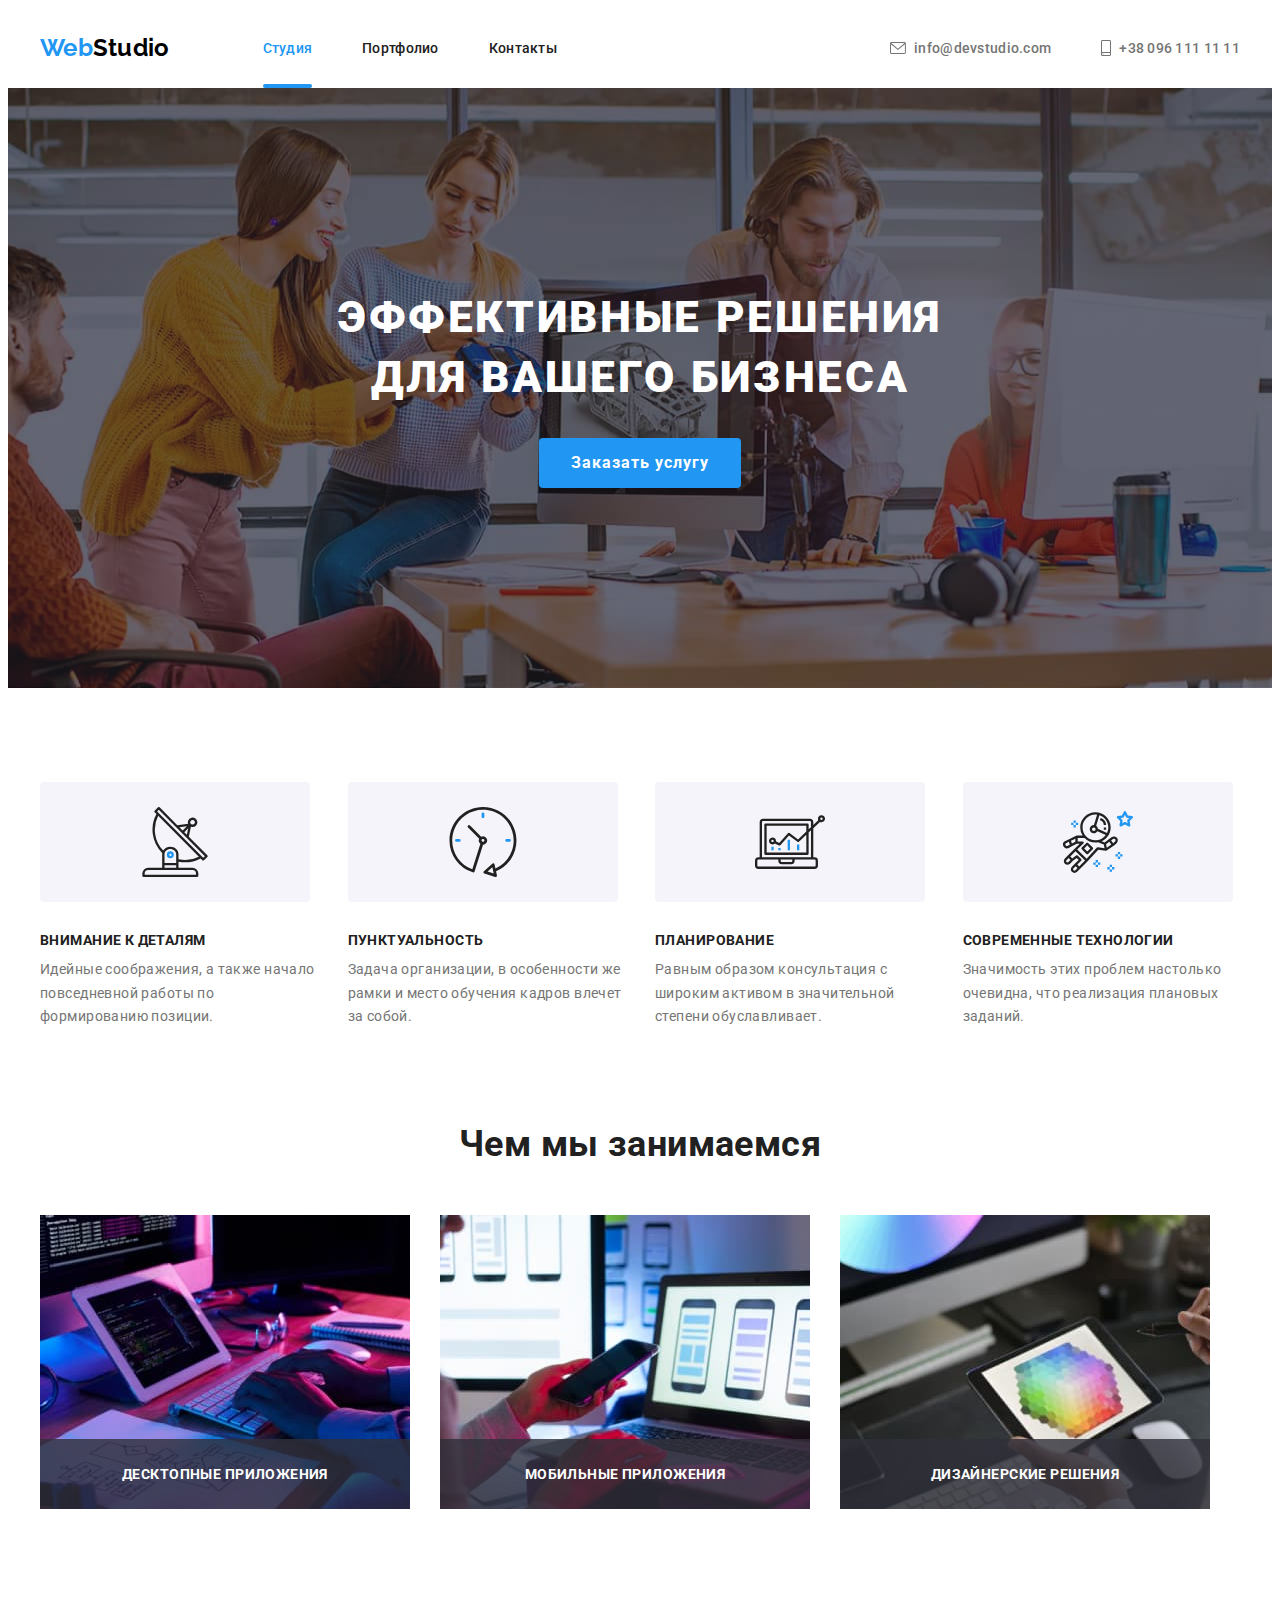
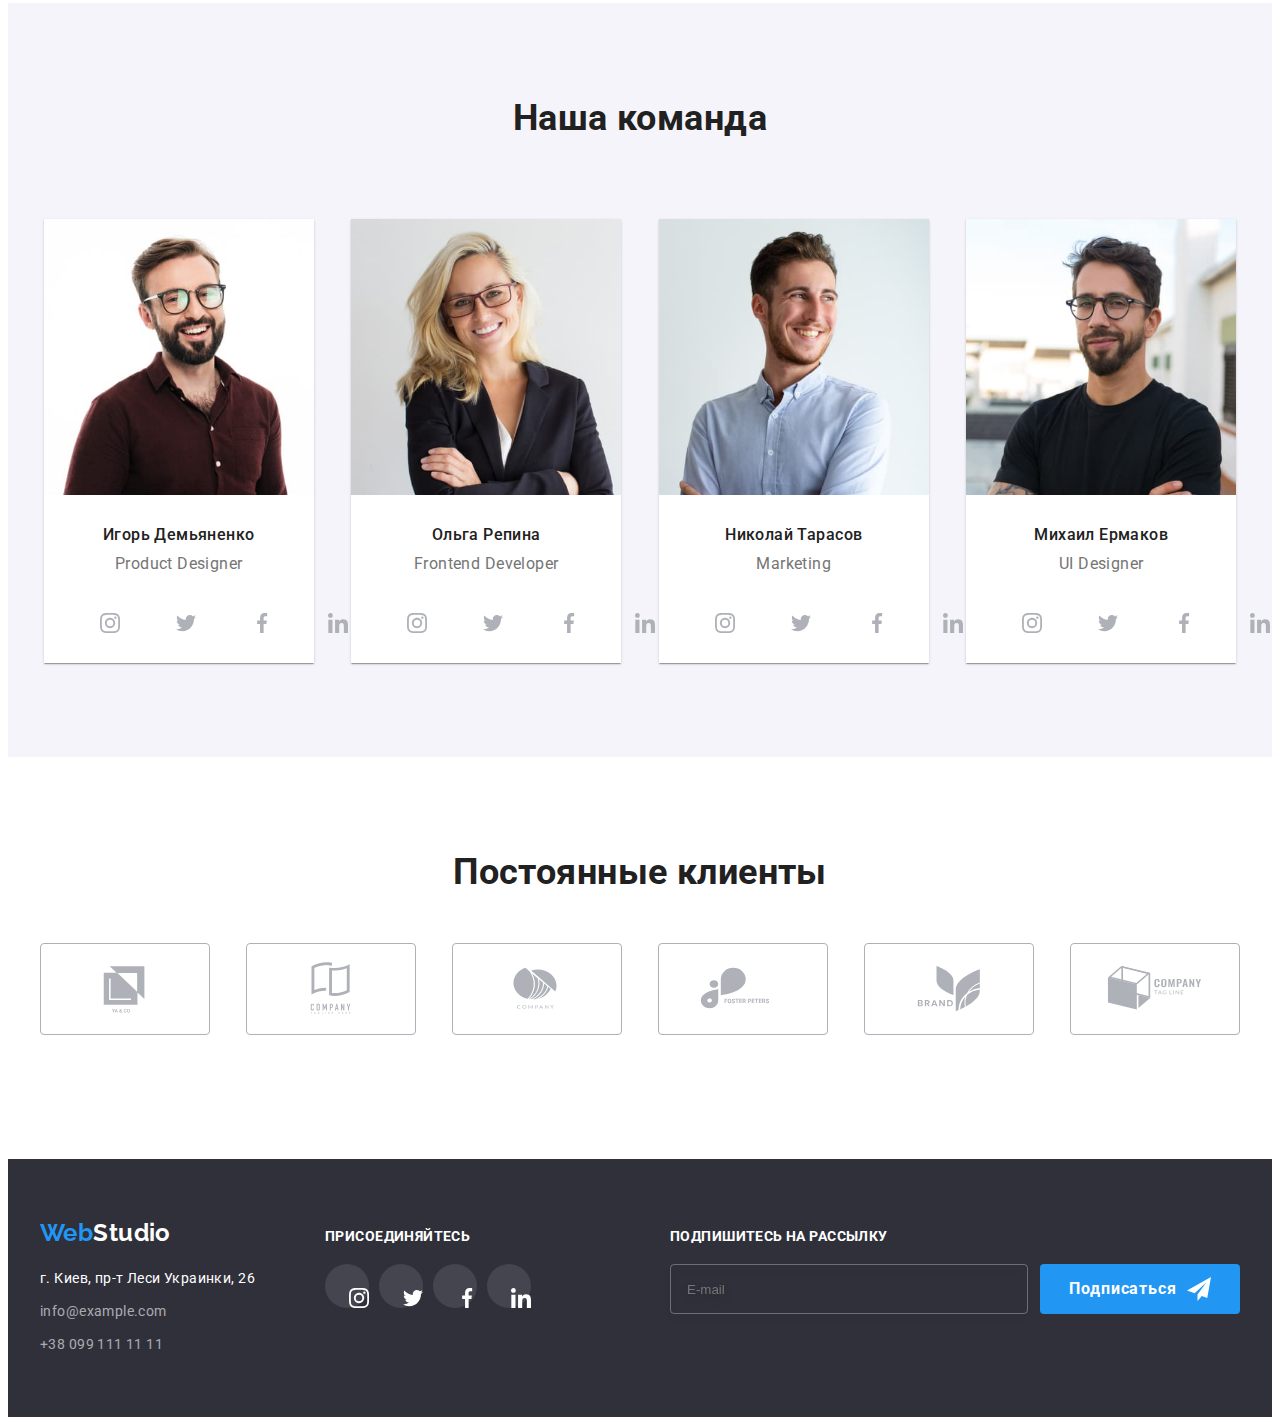
<file: index.html>
<!DOCTYPE html>
<html lang="ru">
<head>
    <meta charset="UTF-8">
    <meta http-equiv="X-UA-Compatible" content="IE=edge">
    <meta name="viewport" content="width=device-width, initial-scale=1.0">
    <title>WebStudio</title>
    <link rel="preconnect" href="https://fonts.googleapis.com">
    <link rel="preconnect" href="https://fonts.gstatic.com" crossorigin>
    <link href="https://fonts.googleapis.com/css2?family=Raleway:wght@700&family=Roboto:wght@400;500;700;900&display=swap"
        rel="stylesheet">
    <link rel="stylesheet" href="https://cdnjs.cloudflare.com/ajax/libs/modern-normalize/1.1.0/modern-normalize.min.css"
        integrity="sha512-wpPYUAdjBVSE4KJnH1VR1HeZfpl1ub8YT/NKx4PuQ5NmX2tKuGu6U/JRp5y+Y8XG2tV+wKQpNHVUX03MfMFn9Q=="
        crossorigin="anonymous" referrerpolicy="no-referrer" />
    <link rel="stylesheet" href="./css/main.min.css">
    
</head>
<body>

    <header class="header">
        <div class="header-mobile container">
            <nav class="header-mobile__nav">
                <div class="header-mobile__main">
                <a href="./index.html" class="logo"><span class="logo-sab">Web</span>Studio</a>
                <button type="button" class="header-mobile__menu-button" 
                aria-expanded="false">
                                <svg width="40" height="40" aria-label="Открытие мобильного меню">
                                    <use href="./images/icons.svg#icon-menu" class="menu-open"></use>                                    
                                </svg>
                </button>
                </div>
                <div class="header-mobile__menu container">
                    <div class="header-mobile__menu-container">
                        <div class="header-mobile__navigation">
                            <button type="button" class="header-mobile__menu-button">
                                <svg width="40" height="40" aria-label="Закрытие мобильного меню">
                                    <use href="./images/icons.svg#icon-close" class="menu-close"></use>
                                </svg>
                            </button>
                            <ul class="nav nav-ul__list list">
                            <li class="nav-ul__item">
                                <a href="./index.html" class="link current nav-ul__link">Студия</a>
                            </li>
                            <li class="nav-ul__item">
                                <a href="./portfolio.html" class="link nav-ul__link">Портфолио</a>
                            </li>
                            <li class="nav-ul__item">
                                <a href="" class="link nav-ul__link">Контакты</a>
                            </li>
                            </ul>
                        </div>
                        <div class="header-mobile__contacts">
                            <ul class="info-head list">
                                <li class="info-head__item">
                                    <a href="tel:+380961111111" class="link info-head__tel info-head__link">
                                        +38 096 111 11 11</a>
                                </li>
                                <li class="info-head__item">
                                    <a href="mailto:info@devstudio.com" class="link info-head__mail info-head__link">
                                        info@devstudio.com</a>
                                </li>                            
                            </ul>
                            <ul class="list header-mobile__social-list">
                                <li class="item">
                                    <a href="" class="link">Instagram</a>
                                </li>
                                <li class="item">
                                    <a href="" class="link">Twitter</a>
                                </li>
                                <li class="item">
                                    <a href="" class="link">Facebook</a>
                                </li>
                                <li class="item">
                                    <a href="" class="link">LinkedIn</a>
                                </li>
                            </ul>
                        </div>
                    </div>
                </div>
            </nav>
        </div>
        
        <div class="header-desktop">
            <div class="container header__nav">     
                <nav class="nav-ul">
                    <a href="./index.html" class="logo"><span class="logo-sab">Web</span>Studio</a>
                    <ul class="nav nav-ul__list">
                        <li class="nav-ul__item">
                            <a href="./index.html" class="link current nav-ul__link">Студия</a>
                        </li>
                        <li class="nav-ul__item">
                            <a href="./portfolio.html" class="link nav-ul__link">Портфолио</a>
                        </li>
                        <li class="nav-ul__item">
                            <a href="" class="link nav-ul__link">Контакты</a>
                        </li>
                    </ul>
                </nav>
        
                <ul  class="info-head list">
                    <li class="info-head__item">                
                        <a href="mailto:info@devstudio.com" class="link info-head__mail info-head__link">
                            <svg  class="info-head__mail-icon" width="16" height="12"><use href="./images/icons.svg#envelope"></use></svg>
                            info@devstudio.com</a>
                    </li>
                    <li class="info-head__item">
                        <a href="tel:+380961111111" class="link info-head__tel info-head__link">
                            <svg class="info-head__tel-icon" width="10" height="16">                        
                                <use href="./images/icons.svg#smartphone">
                                </use>
                            </svg>
                            +38 096 111 11 11</a>
                    </li>
                </ul>
            </div>
        </div>
    </header>

   <main>    
        <!-- Герой -->
         <section class="hero">
             <div class="container">
            <h1 class="hero-title title">Эффективные решения для вашего бизнеса</h1>
            <button type="button" class="main-button btn" data-modal-open>Заказать услугу</button>
            </div>
        </section>
        
        <section class="main-benefits section">
            <div class="container container-midl-margin">
            <h2 class="main-benefits-main-title hidden">Наши преимущества</h2>
            <ul class="list main-benefits-list">
                <li class="item">
                    <div class="benefits-container">
                        <svg class="main-benefits-icon-details" width="70" height="70">
                            <use href="images/icons.svg#icon-antenna"></use>
                        </svg>
                    </div>
                    <h3 class="main-benefits-title">Внимание к деталям</h3>
                    <p class="main-benefits-text">Идейные соображения, а также начало
                        повседневной работы по формированию позиции.</p>
                </li>
                <li class="item">
                    <div class="benefits-container">
                        <svg class="main-benefits-icon" width="70" height="70">
                            <use href="images/icons.svg#icon-clock"></use>
                        </svg>
                    </div>
                    <h3 class="main-benefits-title">Пунктуальность</h3>
                    <p class="main-benefits-text">Задача организации, в особенности
                        же рамки и место обучения кадров влечет за собой.</p>
                </li>
                <li class="item">
                   <div class="benefits-container">
                        <svg class="main-benefits-icon" width="70" height="70">
                            <use href="images/icons.svg#icon-diagram"></use>
                        </svg>
                   </div>
                    <h3 class="main-benefits-title">Планирование</h3>
                    <p class="main-benefits-text">Равным образом консультация с широким активом в значительной степени обуславливает.</p>
                </li>
                <li class="item">
                    <div class="benefits-container">
                        <svg class="main-benefits-icon" width="70" height="70">
                            <use href="images/icons.svg#icon-astronaut"></use>
                        </svg>
                    </div>
                    <h3 class="main-benefits-title">Современные технологии</h3>
                    <p class="main-benefits-text">Значимость этих проблем настолько очевидна, что реализация плановых заданий.</p>                    
                </li>
            </ul>
            </div>
        </section>
        <section class="main-work section">
            <div class="container container-midl-margin">
            <h2 class="main-work-title title">Чем мы занимаемся</h2>
            <ul class="list main-work-list">
                <li class="item">
                    <img class="main-work-img" src="./images/img1.jpg" alt="Печатает на планшете" width="370">
                    <div class="main-work-cont">
                        <p class="main-work-text">Десктопные приложения</p>
                    </div>
                </li>
                <li class="item">
                    <img class="main-work-img" src="./images/img2.jpg" alt="Держат телефон в руке" width="370">
                    <div class="main-work-cont">
                        <p class="main-work-text">Мобильные приложения</p>
                    </div>
                </li>
                <li class="item">
                    <img class="main-work-img" src="./images/img3.jpg" alt="Выбирают палитру на планшете" width="370">
                    <div class="main-work-cont">
                        <p class="main-work-text">Дизайнерские решения</p>
                    </div>
                </li>
            </ul>
            </div>
        </section>
        <section class="main-team section">
            <div class="container container-midl-margin">
            <h2 class="main-team-main-title title">Наша команда</h2>
            <ul class="main-team-main-list list">
                <li class="item">
                    <article class="card">
                        <div class="card-img">
                    <img 
                    srcset="./images/team-mob-1.jpg 1x, 
                    ./images/team-mob-1-2x.jpg 2x"
                    src="./images/team-mob-1.jpg" alt="Фото участика команды"                    >
                    </div>
                    <div class="main-team-content ">
                    <h3 class="main-team-title">Игорь Демьяненко</h3>
                    <p class="main-team-text">Product Designer</p>
                    <ul class="list main-team-social-list">
                        <li class="item">
                                <a class="link-social" href=""><svg class="main-team-social-item" width="20" height="20">
                                    <use href="./images/icons.svg#icon-instagram"></use>
                                </svg></a>
                        </li>
                        <li class="item">                            
                                <a class="link-social" href=""><svg class="main-team-social-item" width="20" height="20">
                                        <use href="./images/icons.svg#icon-twitter"></use>
                                    </svg></a>                            
                        </li>
                        <li class="item">
                                <a class="link-social" href=""><svg class="main-team-social-item" width="20" height="20">
                                        <use href="./images/icons.svg#icon-facebook"></use>
                                    </svg></a>
                        </li>
                        <li class="item">
                                <a class="link-social" href=""><svg class="main-team-social-item" width="20" height="20">
                                        <use href="./images/icons.svg#icon-linkedin"></use>
                                    </svg></a>
                        </li>
                    </ul>
                    </div>
                    </article>
                </li>
                <li class="item">
                    <article class="card">
                        <div class="card-img">
                    <img srcset="./images/team-mob-2.jpg 1x, 
                                        ./images/team-mob-2-2x.jpg 2x" 
                                        src="./images/team-mob-2.jpg" alt="Фото участика команды">
                    </div>
                    <div class="main-team-content ">
                    <h3 class="main-team-title">Ольга Репина</h3>
                    <p class="main-team-text">Frontend Developer</p>
                    <ul class="list main-team-social-list">
                        <li class="item">
                            <a class="link-social" href=""><svg class="main-team-social-item" width="20" height="20">
                                    <use href="./images/icons.svg#icon-instagram"></use>
                                </svg></a>
                        </li>
                        <li class="item">
                            <a class="link-social" href=""><svg class="main-team-social-item" width="20" height="20">
                                    <use href="./images/icons.svg#icon-twitter"></use>
                                </svg></a>
                        </li>
                        <li class="item">
                            <a class="link-social" href=""><svg class="main-team-social-item" width="20" height="20">
                                    <use href="./images/icons.svg#icon-facebook"></use>
                                </svg></a>
                        </li>
                        <li class="item">
                            <a class="link-social" href=""><svg class="main-team-social-item" width="20" height="20">
                                    <use href="./images/icons.svg#icon-linkedin"></use>
                                </svg></a>
                        </li>
                    </ul>
                    </div>
                    </article>
                </li>
                <li class="item">
                    <article class="card">
                        <div class="card-img">
                    <img srcset="./images/team-mob-3.jpg 1x, 
                                        ./images/team-mob-3-2x.jpg 2x" 
                                        src="./images/team-mob-3.jpg" alt="Фото участика команды">
                    </div>
                    <div class="main-team-content ">
                    <h3 class="main-team-title">Николай Тарасов</h3>
                    <p class="main-team-text">Marketing</p>
                    <ul class="list main-team-social-list">
                        <li class="item">
                            <a class="link-social" href=""><svg class="main-team-social-item" width="20" height="20">
                                    <use href="./images/icons.svg#icon-instagram"></use>
                                </svg></a>
                        </li>
                        <li class="item">
                            <a class="link-social" href=""><svg class="main-team-social-item" width="20" height="20">
                                    <use href="./images/icons.svg#icon-twitter"></use>
                                </svg></a>
                        </li>
                        <li class="item">
                            <a class="link-social" href=""><svg class="main-team-social-item" width="20" height="20">
                                    <use href="./images/icons.svg#icon-facebook"></use>
                                </svg></a>
                        </li>
                        <li class="item">
                            <a class="link-social" href=""><svg class="main-team-social-item" width="20" height="20">
                                    <use href="./images/icons.svg#icon-linkedin"></use>
                                </svg></a>
                        </li>
                    </ul>
                    </div>
                    </article>
                </li>
                <li class="item">
                    <article class="card">
                        <div class="card-img">
                    <img srcset="./images/team-mob-4.jpg 1x, 
                                        ./images/team-mob-4-2x.jpg 2x" 
                                        src="./images/team-mob-4.jpg" alt="Фото участика команды">
                    </div>
                    <div class="main-team-content ">
                    <h3 class="main-team-title">Михаил Ермаков</h3>
                    <p class="main-team-text">UI Designer</p>
                    <ul class="list main-team-social-list">
                        <li class="item">
                            <a class="link-social" href=""><svg class="main-team-social-item" width="20" height="20">
                                    <use href="./images/icons.svg#icon-instagram"></use>
                                </svg></a>
                        </li>
                        <li class="item">
                            <a class="link-social" href=""><svg class="main-team-social-item" width="20" height="20">
                                    <use href="./images/icons.svg#icon-twitter"></use>
                                </svg></a>
                        </li>
                        <li class="item">
                            <a class="link-social" href=""><svg class="main-team-social-item" width="20" height="20">
                                    <use href="./images/icons.svg#icon-facebook"></use>
                                </svg></a>
                        </li>
                        <li class="item">
                            <a class="link-social" href=""><svg class="main-team-social-item" width="20" height="20">
                                    <use href="./images/icons.svg#icon-linkedin"></use>
                                </svg></a>
                        </li>
                    </ul>
                    </div>
                    </article>
                </li>
            </ul>
            </div>
        </section> 
        <section class="section">
            <div class="container partners">
                <h2 class="main-partners title">
                    Постоянные клиенты
                </h2>
                <ul class="main-partners-list list">
                    <li class="item">
                            <a class="link-partners" href=""><svg class="main-partners-list-item" width="106" height="60">
                                    <use href="./images/icons.svg#icon-Logo"></use>
                                </svg></a>
                    </li>
                    <li class="item">
                            <a class="link-partners" href=""><svg class="main-partners-list-item" width="106" height="60">
                                    <use href="./images/icons.svg#icon-Logo-1"></use>
                                </svg></a>
                    </li>
                    <li class="item">
                            <a class="link-partners" href=""><svg class="main-partners-list-item" width="106" height="60">
                                    <use href="./images/icons.svg#icon-Logo-2"></use>
                                </svg></a>
                    </li>
                    <li class="item">
                            <a class="link-partners" href=""><svg class="main-partners-list-item" width="106" height="60">
                                    <use href="./images/icons.svg#icon-Logo-3"></use>
                                </svg></a>
                    </li>
                    <li class="item">
                            <a class="link-partners" href=""><svg class="main-partners-list-item" width="106" height="60">
                                    <use href="./images/icons.svg#icon-Logo-4"></use>
                                </svg></a>
                    </li>
                    <li class="item">
                            <a class="link-partners" href=""><svg class="main-partners-list-item" width="106" height="60">
                                    <use href="./images/icons.svg#icon-Logo-5"></use>
                                </svg></a>
                    </li>
                </ul>

            </div>
        </section>
    </main>

    <footer class="footer">
    <div class="footer__container container">
        <div class="footer__contacts">
            <a href="./index.html" class="logo footer__logo"><span class="logo-sab">Web</span>Studio</a>
            <address>
                <div class="footer-container-list">
                    <ul class="footer-info list">
                        <li class="footer-info__item">
                            <a href="https://goo.gl/maps/7jGC1GVGxhmo8S818" class="footer-adress link" target="_blank"
                                rel="noopener noreferrer nofollow ">г.
                                Киев, пр-т Леси Украинки, 26</a>
                        </li>
                        <li class="footer-info__item">
                            <a href="mailto:info@example.com" class="cont link">info@example.com</a>
                        </li>
                        <li class="footer-info__item">
                            <a href="tel:+380991111111" class="cont link">+38 099 111 11 11</a>
                        </li>
                    </ul>
                </div>
            </address>
        </div>
        <div class="footer-connect">
            <p class="footer-connect__title">присоединяйтесь</p>
            <ul class="list footer-connect__list">
                <li class="footer-connect__item">
                    <a class="link-social footer-connect__link" href=""><svg class="footer-connect__svg" width="20"
                            height="20">
                            <use href="./images/icons.svg#icon-instagram"></use>
                        </svg></a>
                </li>
                <li class="footer-connect__item">
                    <a class="link-social footer-connect__link" href=""><svg class="footer-connect__svg" width="20"
                            height="20">
                            <use href="./images/icons.svg#icon-twitter"></use>
                        </svg></a>
                </li>
                <li class="footer-connect__item">
                    <a class="link-social footer-connect__link" href=""><svg class="footer-connect__svg" width="20"
                            height="20">
                            <use href="./images/icons.svg#icon-facebook"></use>
                        </svg></a>
                </li>
                <li class="footer-connect__item">
                    <a class="link-social footer-connect__link" href=""><svg class="footer-connect__svg" width="20"
                            height="20">
                            <use href="./images/icons.svg#icon-linkedin"></use>
                        </svg></a>
                </li>
            </ul>

        </div>
        <div class="mailing-list">
            <form>
                <label for="footer-email" class="footer-connect__title">Подпишитесь на рассылку</label>
                <div class="mailing-list_container">
                    <input type="email" class="email-send-input" name="footer-email" id="footer-email"
                        placeholder="E-mail">

                    <button type="submit" class="btn footer-submit-btn">Подписаться<svg class="footer-submit-btn-svg"
                            width="24" height="24">
                            <use href="./images/icons.svg#icon-icon-send"></use>
                        </svg>
                    </button>
                </div>
            </form>
        </div>
    </div>
</footer>
    
    <div class="backdrop is-hidden" data-modal>
        <div class="modal">
            <button class="modal-button btn" type="button" data-modal-close>
                <svg class="modal-button-svg" width="18" height="18">
                    <use href="images/icons.svg#icon-close"></use>
                </svg>
               
            </button> 
            <form class="modal-form">        
            <P class="modal-txt">Оставьте свои данные, мы вам перезвоним</P>
            <div class="modal-back-cont">
                <div class="input-cont">
                <label for="name" class="modal-label">Имя</label>
                <div class="input-div">
                <input type="text" class="modal-input" name="Name" id="name">
                <svg class="modal-icon" width="18" height="18">
                    <use href="./images/icons.svg#icon-person"></use>
                </svg>
                </div></div>
                <div class="input-cont">
                <label for="tel" class="modal-label">Телефон</label>
                <div class="input-div">
                <input type="tel" class="modal-input" name="tel" id="tel">
                <svg class="modal-icon" width="18" height="18">
                    <use href="./images/icons.svg#icon-phone"></use>
                </svg>
                </div></div>
                <div class="input-cont">
                <label for="mail" class="modal-label">Почта</label>
                <div class="input-div">
                <input type="email" class="modal-input" name="mail" id="mail">
                <svg class="modal-icon" width="18" height="18">
                    <use href="./images/icons.svg#icon-email"></use>
                </svg>
                </div>
                </div>
                
                <label for="comment" class="modal-label">Комментарий</label>
                <textarea name="comment" id="comment" class="modal-input-textarea" placeholder="Введите текст"></textarea>
                <div class="checkbox-wrap">
                <input type="checkbox" name="checkbox" id="checkbox" class="modal-checkbox hidden">
                <label for="checkbox" class="modal-label label-checkbox"><span><svg class="modal-check-icon" width="16" height="15"><use href="./images/icons.svg#icon-vector"></use>
                </svg></span>Соглашаюсь с рассылкой и принимаю <a href=""> Условия договора</a></label>
                </div>
                <div class="modal-button-div">
                <button type="submit" class="modal-sub-btn btn">Отправить</button>
                </div>
            </div>
            </form>
        </div>

        
    </div>
    
    <script src="./js/modal.js"></script>
    <script src="./js/mobile-menu.js"></script>

</body>
</html>
</file>
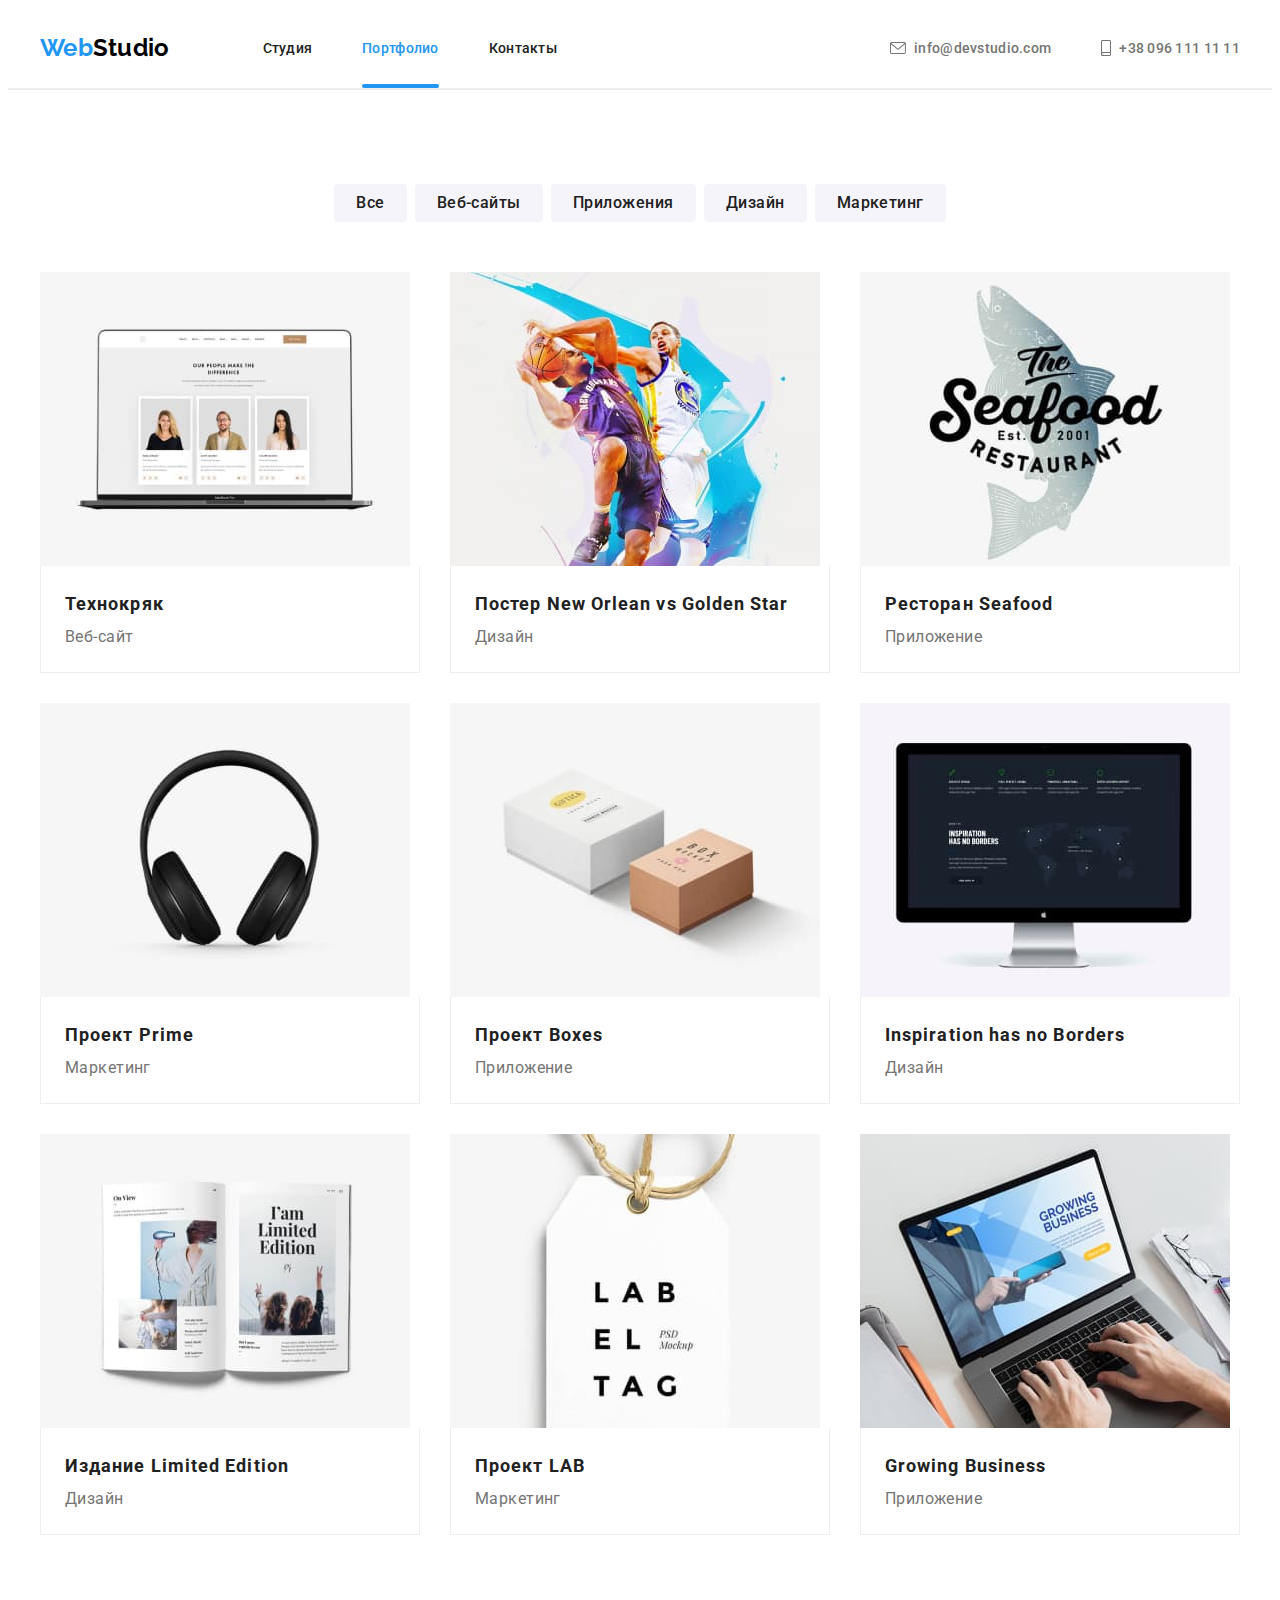
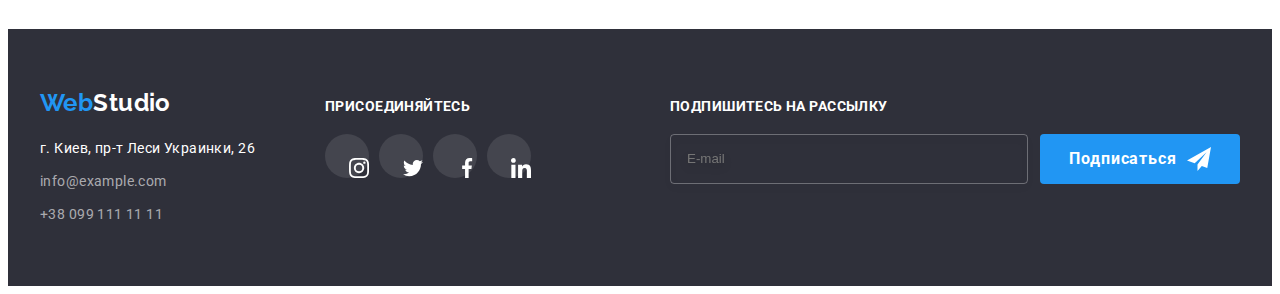
<file: portfolio.html>
<!DOCTYPE html>
<html lang="ru">

<head>
    <meta charset="UTF-8">
    <meta http-equiv="X-UA-Compatible" content="IE=edge">
    <meta name="viewport" content="width=device-width, initial-scale=1.0">
    <title>WebStudio</title>
    <link rel="preconnect" href="https://fonts.googleapis.com">
    <link rel="preconnect" href="https://fonts.gstatic.com" crossorigin>
    <link href="https://fonts.googleapis.com/css2?family=Raleway:wght@700&family=Roboto:wght@400;500;700;900&display=swap"
        rel="stylesheet">
    <link rel="stylesheet" href="https://cdnjs.cloudflare.com/ajax/libs/modern-normalize/1.1.0/modern-normalize.min.css"
        integrity="sha512-wpPYUAdjBVSE4KJnH1VR1HeZfpl1ub8YT/NKx4PuQ5NmX2tKuGu6U/JRp5y+Y8XG2tV+wKQpNHVUX03MfMFn9Q=="
        crossorigin="anonymous" referrerpolicy="no-referrer" />
    <link rel="stylesheet" href="./css/main.css">

</head>
<body>
    <header class="header header-border">
        <div class="header-mobile container">
            <nav class="header-mobile__nav">
                <div class="header-mobile__main">
                    <a href="./index.html" class="logo"><span class="logo-sab">Web</span>Studio</a>
                    <button type="button" class="header-mobile__menu-button" aria-expanded="false">
                        <svg width="40" height="40" aria-label="Открытие мобильного меню">
                            <use href="./images/icons.svg#icon-menu" class="menu-open"></use>
                        </svg>
                    </button>
                </div>
                <div class="header-mobile__menu container">
                    <div class="header-mobile__menu-container">
                        <div class="header-mobile__navigation">
                            <button type="button" class="header-mobile__menu-button">
                                <svg width="40" height="40" aria-label="Закрытие мобильного меню">
                                    <use href="./images/icons.svg#icon-close" class="menu-close"></use>
                                </svg>
                            </button>
                            <ul class="nav nav-ul__list list">
                                <li class="nav-ul__item">
                                    <a href="./index.html" class="link nav-ul__link">Студия</a>
                                </li>
                                <li class="nav-ul__item">
                                    <a href="./portfolio.html" class="link current nav-ul__link">Портфолио</a>
                                </li>
                                <li class="nav-ul__item">
                                    <a href="" class="link nav-ul__link">Контакты</a>
                                </li>
                            </ul>
                        </div>
                        <div class="header-mobile__contacts">
                            <ul class="info-head list">
                                <li class="info-head__item">
                                    <a href="tel:+380961111111" class="link info-head__tel info-head__link">
                                        +38 096 111 11 11</a>
                                </li>
                                <li class="info-head__item">
                                    <a href="mailto:info@devstudio.com" class="link info-head__mail info-head__link">
                                        info@devstudio.com</a>
                                </li>
                            </ul>
                            <ul class="list header-mobile__social-list">
                                <li class="item">
                                    <a href="" class="link">Instagram</a>
                                </li>
                                <li class="item">
                                    <a href="" class="link">Twitter</a>
                                </li>
                                <li class="item">
                                    <a href="" class="link">Facebook</a>
                                </li>
                                <li class="item">
                                    <a href="" class="link">LinkedIn</a>
                                </li>
                            </ul>
                        </div>
                    </div>
                </div>
            </nav>
        </div>
    
        <div class="header-desktop header-border">
            <div class="container header__nav">
                <nav class="nav-ul">
                    <a href="./index.html" class="logo"><span class="logo-sab">Web</span>Studio</a>
                    <ul class="nav nav-ul__list">
                        <li class="nav-ul__item">
                            <a href="./index.html" class="link nav-ul__link">Студия</a>
                        </li>
                        <li class="nav-ul__item">
                            <a href="./portfolio.html" class="link current nav-ul__link">Портфолио</a>
                        </li>
                        <li class="nav-ul__item">
                            <a href="" class="link nav-ul__link">Контакты</a>
                        </li>
                    </ul>
                </nav>
    
                <ul class="info-head list">
                    <li class="info-head__item">
                        <a href="mailto:info@devstudio.com" class="link info-head__mail info-head__link">
                            <svg class="info-head__mail-icon" width="16" height="12">
                                <use href="./images/icons.svg#envelope"></use>
                            </svg>
                            info@devstudio.com</a>
                    </li>
                    <li class="info-head__item">
                        <a href="tel:+380961111111" class="link info-head__tel info-head__link">
                            <svg class="info-head__tel-icon" width="10" height="16">
                                <use href="./images/icons.svg#smartphone">
                                </use>
                            </svg>
                            +38 096 111 11 11</a>
                    </li>
                </ul>
            </div>
        </div>
    </header>

    

<main>
    <section class="section">
    <div class="portfolio container">
        <h1 class="portf-title hidden">Портфолио</h1>
        <ul class="btn-list list">
            <li class="item"><button type="button" class="portf-button btn">Все</button></li>
            <li class="item"><button type="button" class="portf-button btn">Веб-сайты</button></li>
            <li class="item"><button type="button" class="portf-button btn">Приложения</button></li>
            <li class="item"><button type="button" class="portf-button btn">Дизайн</button></li>
            <li class="item"><button type="button" class="portf-button btn">Маркетинг</button></li>
        </ul>
        <ul class="portf-work list">
            <li class="item-of-work">
                <article class="card-portf">
                <a href="" class="link card-portf-link">
                    <div class="portf-img">
                    <img srcset="./images/port1.jpg 1x, 
                ./images/port1-2x.jpg 2x" 
                src="./images/port1.jpg" 
                alt="Ноутбук">
                    <div class="portf-overlay">
                    <p class="portf-img-text">Технокряк это современная площадка распространения коронавируса. Компании используют эту платформу для цифрового
                    шпионажа и атак на защищённые сервера конкурентов.</p>
                    </div>
                    </div>
                    <div class="card-text">
                    <h2 class="portf-work-title">Технокряк</h2>
                    <p class="portf-work-text">Веб-сайт</p>
                    </div>
                </a>
                </article>        
            </li>

            <li class="item-of-work">
                <article class="card-portf">
                <a href="" class="link card-portf-link">
                    <div class="portf-img">
                    <img srcset="./images/port2.jpg 1x, 
                                    ./images/port2-2x.jpg 2x" 
                                    src="./images/port2.jpg" alt="<Баскетболист>">
                    <div class="portf-overlay">
                    <p class="portf-img-text">Технокряк это современная площадка распространения коронавируса. Компании используют эту платформу для цифрового
                    шпионажа и атак на защищённые сервера конкурентов.</p>
                    </div>
                    </div>
                    <div class="card-text">
                    <h2 class="portf-work-title">Постер New Orlean vs Golden Star</h2>
                    <p class="portf-work-text">Дизайн</p>
                    </div>
                </a>
                </article>
            </li>

            <li class="item-of-work">
                <article class="card-portf">
                <a href="" class="link card-portf-link">
                    <div class="portf-img">
                    <img srcset="./images/port3.jpg 1x, 
                                    ./images/port3-2x.jpg 2x" 
                                    src="./images/port3.jpg" alt="Лосось">
                    <div class="portf-overlay">
                    <p class="portf-img-text">Технокряк это современная площадка распространения коронавируса. Компании используют эту платформу для цифрового
                    шпионажа и атак на защищённые сервера конкурентов.</p>
                    </div>
                    </div>
                    <div class="card-text">
                    <h2 class="portf-work-title">Ресторан Seafood</h2>
                    <p class="portf-work-text">Приложение</p>
                    </div>
                </a>
                </article>
            </li>

            <li class="item-of-work">
                <article class="card-portf">
                <a href="" class="link card-portf-link">
                    <div class="portf-img">
                    <img srcset="./images/port4.jpg 1x, 
                                    ./images/port4-2x.jpg 2x" 
                                    src="./images/port4.jpg" alt="Наушники">
                    <div class="portf-overlay">
                    <p class="portf-img-text">Технокряк это современная площадка распространения коронавируса. Компании используют эту платформу для цифрового
                    шпионажа и атак на защищённые сервера конкурентов.</p>
                    </div>
                    </div>
                    <div class="card-text">
                    <h2 class="portf-work-title">Проект Prime</h2>
                    <p class="portf-work-text">Маркетинг</p>
                    </div>
                </a>
                </article>
            </li>

            <li class="item-of-work">
                <article class="card-portf">
                <a href="" class="link card-portf-link">
                    <div class="portf-img">
                    <img srcset="./images/port5.jpg 1x, 
                                    ./images/port5-2x.jpg 2x" 
                                    src="./images/port5.jpg" alt="Две коробки">
                    <div class="portf-overlay">
                    <p class="portf-img-text">Технокряк это современная площадка распространения коронавируса. Компании используют эту платформу для цифрового
                    шпионажа и атак на защищённые сервера конкурентов.</p>
                    </div>
                    </div>
                    <div class="card-text">
                    <h2 class="portf-work-title">Проект Boxes</h2>
                    <p class="portf-work-text">Приложение</p>
                    </div>
                </a>
                </article>
            </li>

            <li class="item-of-work">
                <article class="card-portf">
                <a href="" class="link card-portf-link">
                    <div class="portf-img">
                    <img srcset="./images/port6.jpg 1x, 
                                    ./images/port6-2x.jpg 2x" 
                                    src="./images/port6.jpg" alt="iMac">
                    <div class="portf-overlay">
                    <p class="portf-img-text">Технокряк это современная площадка распространения коронавируса. Компании используют эту платформу для цифрового
                    шпионажа и атак на защищённые сервера конкурентов.</p>
                    </div>
                    </div>
                    <div class="card-text">
                    <h2 class="portf-work-title">Inspiration has no Borders</h2>
                    <p class="portf-work-text">Дизайн</p>
                    </div>
                </a>
                </article>
            </li>

            <li class="item-of-work">
                <article class="card-portf">
                <a href="" class="link card-portf-link">
                    <div class="portf-img">
                    <img srcset="./images/port7.jpg 1x, 
                                    ./images/port7-2x.jpg 2x" 
                                    src="./images/port7.jpg" alt="Книга">
                    <div class="portf-overlay">
                    <p class="portf-img-text">Технокряк это современная площадка распространения коронавируса. Компании используют эту платформу для цифрового
                    шпионажа и атак на защищённые сервера конкурентов.</p>
                    </div>
                    </div>
                    <div class="card-text">
                    <h2 class="portf-work-title">Издание Limited Edition</h2>
                    <p class="portf-work-text">Дизайн</p>
                    </div>
                </a>
                </article>
            </li>
            
            <li class="item-of-work">
                <article class="card-portf">
                <a href="" class="link card-portf-link">
                    <div class="portf-img">
                    <img srcset="./images/port8.jpg 1x, 
                                    ./images/port8-2x.jpg 2x" src="./images/port8.jpg" alt="Лейбочка">
                    <div class="portf-overlay">
                    <p class="portf-img-text">Технокряк это современная площадка распространения коронавируса. Компании используют эту платформу для цифрового
                    шпионажа и атак на защищённые сервера конкурентов.</p>
                    </div>
                    </div>
                    <div class="card-text">
                    <h2 class="portf-work-title">Проект LAB</h2>
                    <p class="portf-work-text">Маркетинг</p>
                    </div>
                </a>
                </article>
            </li>
            <li class="item-of-work">
                <article class="card-portf">
                <a href="" class="link card-portf-link">
                    <div class="portf-img">
                    <img srcset="./images/port9.jpg 1x, 
                                    ./images/port9-2x.jpg 2x" 
                                    src="./images/port9.jpg" alt="Ноутбук">
                    <div class="portf-overlay">
                    <p class="portf-img-text">Технокряк это современная площадка распространения коронавируса. Компании используют эту платформу для цифрового
                    шпионажа и атак на защищённые сервера конкурентов.</p>
                    </div>
                    </div>
                    <div class="card-text">
                    <h2 class="portf-work-title">Growing Business</h2>
                    <p class="portf-work-text">Приложение</p>
                    </div>
                </a>
                </article>
            </li>
        </ul>
    </div>
    </section>
</main>

        <footer class="footer">
            <div class="footer__container container">
                <div class="footer__contacts">
                    <a href="./index.html" class="logo footer__logo"><span class="logo-sab">Web</span>Studio</a>
                    <address>
                        <div class="footer-container-list">
                            <ul class="footer-info list">
                                <li class="footer-info__item">
                                    <a href="https://goo.gl/maps/7jGC1GVGxhmo8S818" class="footer-adress link" target="_blank"
                                        rel="noopener noreferrer nofollow ">г.
                                        Киев, пр-т Леси Украинки, 26</a>
                                </li>
                                <li class="footer-info__item">
                                    <a href="mailto:info@example.com" class="cont link">info@example.com</a>
                                </li>
                                <li class="footer-info__item">
                                    <a href="tel:+380991111111" class="cont link">+38 099 111 11 11</a>
                                </li>
                            </ul>
                        </div>
                    </address>
                </div>
                <div class="footer-connect">
                    <p class="footer-connect__title">присоединяйтесь</p>
                    <ul class="list footer-connect__list">
                        <li class="footer-connect__item">
                            <a class="link-social footer-connect__link" href=""><svg class="footer-connect__svg" width="20" height="20">
                                    <use href="./images/icons.svg#icon-instagram"></use>
                                </svg></a>
                        </li>
                        <li class="footer-connect__item">
                            <a class="link-social footer-connect__link" href=""><svg class="footer-connect__svg" width="20" height="20">
                                    <use href="./images/icons.svg#icon-twitter"></use>
                                </svg></a>
                        </li>
                        <li class="footer-connect__item">
                            <a class="link-social footer-connect__link" href=""><svg class="footer-connect__svg" width="20" height="20">
                                    <use href="./images/icons.svg#icon-facebook"></use>
                                </svg></a>
                        </li>
                        <li class="footer-connect__item">
                            <a class="link-social footer-connect__link" href=""><svg class="footer-connect__svg" width="20" height="20">
                                    <use href="./images/icons.svg#icon-linkedin"></use>
                                </svg></a>
                        </li>
                    </ul>
        
                </div>
                <div class="mailing-list">
                    <form>
                        <label for="footer-email" class="footer-connect__title mailing-list__title">Подпишитесь на рассылку</label>
                        <div class="mailing-list_container">
                            <input type="email" class="email-send-input" name="footer-email" id="footer-email"
                                placeholder="E-mail">
        
                            <button type="submit" class="btn footer-submit-btn">Подписаться<svg class="footer-submit-btn-svg"
                                    width="24" height="24">
                                    <use href="./images/icons.svg#icon-icon-send"></use>
                                </svg>
                            </button>
                        </div>
                    </form>
                </div>
            </div>
        </footer>

        <script src="./js/mobile-menu.js"></script>
</body>
       
</html>
</file>
<file: css/main.css>
:root {
  --background-color-html: #fff;
  --main-txt-color: #212121;
  --active-html: #2196f3;
  --logo-color: #000;
  --logo-sab-color: #2196f3;
  --info-head: #757575;
  --nav: #212121;
  --link-main-color: #212121;
  --link-focus: #2196f3;
  --main-hero-background: #c4c4c4;
  --main-title-txt: #ffffff;
  --main-button-background: #2196f3;
  --main-button-txt: #fff;
  --main-text-p: #757575;
  --footer-background-color: #2f303a;
  --footer-adress: #fff;
  --footer-info: rgba(255, 255, 255, 0.6);
  --portf-button-txt: #212121;
  --portf-button-background: #f5f4fa;
  --portf-work-title: #212121;
  --portf-work-text: #757575;
  --portf-focus-button-txt: #ffffff;
  --main-margin-btwn-inf: 30px;
  --card-shadow: 0px 2px 1px -1px rgba(0, 0, 0, 0.2),
    0px 1px 1px 0px rgba(0, 0, 0, 0.14),
    0px 1px 3px 0px rgba(0, 0, 0, 0.12);
  --main-pading-cont-mob-tab: 60px;
  --main-pading-cont: 94px;
  --modal-btn-bg: #188ce8;
}

p,
h1,
h2,
h3,
h4,
h5,
h6 {
  margin: 0;
}

ul {
  margin: 0;
  padding: 0;
}

img {
  display: block;
  max-width: 100%;
}

body {
  background-color: var(--background-color-html);
  font-family: 'Roboto', sans-serif;
  color: var(--main-txt-color);
  letter-spacing: 0.03em;
  font-size: 14px;
}

@media screen and (max-width: 479px) {
  .container {
    padding-left: 15px;
    padding-right: 15px;
    margin: 0 auto;
  }
  .section {
    padding-bottom: var(--main-pading-cont-mob-tab);
    padding-top: var(--main-pading-cont-mob-tab);
  }
}

@media screen and (max-width: 479px) {
  .container {
    max-width: 480px;
    padding-left: 15px;
    padding-right: 15px;
    margin: 0 auto;
  }
  .section {
    padding-bottom: var(--main-pading-cont-mob-tab);
    padding-top: var(--main-pading-cont-mob-tab);
  }
}

@media screen and (min-width: 480px) {
  .container {
    width: 480px;
    padding-left: 15px;
    padding-right: 15px;
    margin: 0 auto;
  }
  .section {
    padding-bottom: var(--main-pading-cont-mob-tab);
    padding-top: var(--main-pading-cont-mob-tab);
  }
}

@media screen and (min-width: 768px) {
  .container {
    width: 768px;
    padding-left: 15px;
    padding-right: 15px;
    margin: 0 auto;
  }
  .section {
    padding-bottom: var(--main-pading-cont-mob-tab);
    padding-top: var(--main-pading-cont-mob-tab);
  }
}

@media screen and (min-width: 1200px) {
  .container {
    width: 1200px;
    padding-left: 15px;
    padding-right: 15px;
    margin: 0 auto;
  }
  .section {
    padding-bottom: var(--main-pading-cont);
    padding-top: var(--main-pading-cont);
  }
}

.btn {
  font-family: 'Roboto', sans-serif;
  letter-spacing: 0.03em;
  font-size: 16px;
  cursor: pointer;
  display: inline-block;
  border-radius: 4px;
  transition-property: background-color, color, box-shadow;
  transition-duration: 250ms;
  transition-timing-function: cubic-bezier(0.4, 0, 0.2, 1);
}

.link {
  text-decoration: none;
  color: var(--link-main-color);
}

.link:hover, .link:focus {
  color: var(--active-html);
}

.title {
  font-weight: 700;
  font-size: 36px;
  line-height: calc(42 / 36);
  text-align: center;
}

.list {
  list-style: none;
}

.hidden {
  position: absolute;
  white-space: nowrap;
  width: 1px;
  height: 1px;
  overflow: hidden;
  border: 0;
  padding: 0;
  clip: rect(0 0 0 0);
  clip-path: inset(50%);
  margin: -1px;
}

.logo {
  font-family: Raleway;
  font-weight: 700;
  font-size: 24px;
  line-height: calc(28 / 24);
  color: var(--logo-color);
  text-decoration: none;
  padding: 16px auto 16px 15px;
}

@media screen and (min-width: 768px) {
  .logo {
    font-family: Raleway;
    font-weight: 700;
    font-size: 24px;
    line-height: calc(28 / 24);
    color: var(--logo-color);
    text-decoration: none;
    padding: 16px auto 16px 15px;
  }
}

.logo-sab {
  color: var(--logo-sab-color);
}

@media screen and (max-width: 479px) {
  .header-mobile__menu {
    width: 100%;
  }
}

@media screen and (max-width: 767px) {
  .header-desktop {
    display: none;
  }
  .header-mobile {
    height: 60px;
    padding-top: 10px;
  }
  .header-mobile__main {
    display: flex;
    justify-content: space-between;
    align-items: center;
  }
  .header-mobile__menu-button {
    margin-left: auto;
    border: none;
    background-color: transparent;
    padding: 0;
    margin: 0;
  }
  .header-mobile__menu-button.menu-close {
    margin-left: auto;
    z-index: 2;
  }
  .header-mobile__menu {
    position: absolute;
    display: none;
    padding-left: 40px;
    max-width: 480px;
    height: 100vh;
    top: 0;
    z-index: 100;
    background-color: var(--background-color-html);
  }
  .header-mobile__menu.is-open {
    display: block;
  }
  .header-mobile__menu .header-mobile__menu-button {
    position: absolute;
    top: 10px;
    right: 15px;
  }
  .container-mob {
    max-width: 480px;
    margin-left: -15px;
    padding-left: 15px;
    padding-right: 15px;
  }
  .header-mobile__menu-container {
    display: flex;
    flex-direction: column;
    justify-content: space-between;
    height: 100vh;
  }
  .nav-ul__list {
    color: var(--nav);
    margin-top: 32px;
    list-style: none;
  }
  .nav-ul__link {
    display: block;
    padding-top: 16px;
    padding-bottom: 16px;
    transition-property: color;
    transition-duration: 250ms;
    transition-timing-function: cubic-bezier(0.4, 0, 0.2, 1);
  }
  .nav-ul__item {
    font-size: 40px;
    line-height: 47px;
    letter-spacing: 0.02em;
    width: fit-content;
  }
  .current {
    color: var(--active-html);
    position: relative;
  }
  .info-head__item {
    margin-bottom: 32px;
  }
  .info-head__item:nth-last-child(1) {
    margin-bottom: 64px;
  }
  .info-head__tel {
    margin-bottom: 32px;
    font-size: 34px;
    line-height: calc(40 / 34);
    letter-spacing: 0.02em;
    color: var(--active-html);
  }
  .info-head__mail {
    margin-bottom: 64px;
    font-size: 24px;
    line-height: calc(28 / 24);
    letter-spacing: 0.02em;
    color: var(--info-head);
  }
  .header-mobile__social-list {
    display: flex;
    margin-bottom: 48px;
    margin-left: -10px;
  }
  .header-mobile__social-list .item {
    padding-left: 10px;
    padding-right: 10px;
    font-size: 18px;
    line-height: 1.22;
    letter-spacing: 0.02em;
  }
  .header-mobile__social-list .item .link {
    color: var(--active-html);
  }
  .header-mobile__social-list .item + .item {
    border-left: 1px solid rgba(33, 33, 33, 0.2);
  }
}

@media screen and (min-width: 768px) {
  .header-mobile {
    display: none;
  }
  .header-desktop {
    display: block;
  }
  .header {
    font-weight: 500;
    line-height: calc(16 / 14);
    letter-spacing: 0.02em;
  }
  .header-border {
    border-bottom: 1px solid #ececec;
  }
  .header__nav,
  .nav-ul,
  .nav,
  .info-head {
    display: flex;
    align-items: center;
  }
  .nav-ul__list {
    color: var(--nav);
    margin-left: 93px;
    list-style: none;
  }
  .nav-ul__list .nav-ul__link {
    display: block;
    padding-top: 32px;
    padding-bottom: 32px;
    transition-property: color;
    transition-duration: 250ms;
    transition-timing-function: cubic-bezier(0.4, 0, 0.2, 1);
  }
  .nav-ul__list .nav-ul__item + .nav-ul__item {
    margin-left: 50px;
  }
  .nav-ul__item {
    text-decoration: none;
  }
  .current {
    color: var(--active-html);
    position: relative;
  }
  .current::after {
    content: '';
    display: block;
    position: absolute;
    width: 100%;
    height: 4px;
    bottom: 0;
    left: 0;
    border-radius: 2px;
    background-color: var(--active-html);
  }
  .info-head {
    display: flex;
    align-items: flex-start;
    margin-left: auto;
    transition-property: color;
    transition-duration: 250ms;
    transition-timing-function: cubic-bezier(0.4, 0, 0.2, 1);
  }
  .info-head__item {
    text-align: center;
  }
  .info-head__link {
    display: flex;
    align-items: center;
    justify-content: center;
  }
  .info-head__tel, .info-head__mail {
    color: var(--info-head);
    transition-property: color;
    transition-duration: 250ms;
    transition-timing-function: cubic-bezier(0.4, 0, 0.2, 1);
  }
  .info-head__mail-icon {
    fill: currentColor;
    margin-right: 8px;
  }
  .info-head__tel-icon {
    fill: currentColor;
    margin-right: 8px;
  }
  .info-head__mail:focus,
  .info-head__mail:hover,
  .info-head__tel:focus,
  .info-head__tel:hover {
    color: var(--link-focus);
  }
  .header {
    position: relative;
  }
}

@media screen and (min-width: 768px) and (max-width: 1199px) {
  .info-head {
    flex-direction: column;
  }
  .info-head__item:nth-child(1) {
    margin-bottom: 10px;
  }
}

@media screen and (min-width: 1200px) {
  .header {
    font-weight: 500;
    line-height: calc(16 / 14);
    letter-spacing: 0.02em;
  }
  .header-border {
    border-bottom: 1px solid #ececec;
  }
  .header__nav,
  .nav-ul,
  .nav,
  .info-head {
    display: flex;
    align-items: center;
  }
  .nav-ul__list {
    color: var(--nav);
    margin-left: 93px;
    list-style: none;
  }
  .nav-ul__list .nav-ul__link {
    display: block;
    padding-top: 32px;
    padding-bottom: 32px;
    transition-property: color;
    transition-duration: 250ms;
    transition-timing-function: cubic-bezier(0.4, 0, 0.2, 1);
  }
  .nav-ul__list .nav-ul__item + .nav-ul__item {
    margin-left: 50px;
  }
  .nav-ul__item {
    text-decoration: none;
  }
  .current {
    color: var(--active-html);
    position: relative;
  }
  .current::after {
    content: '';
    display: block;
    position: absolute;
    width: 100%;
    height: 4px;
    bottom: 0;
    left: 0;
    border-radius: 2px;
    background-color: var(--active-html);
  }
  .info-head {
    margin-left: auto;
    transition-property: color;
    transition-duration: 250ms;
    transition-timing-function: cubic-bezier(0.4, 0, 0.2, 1);
  }
  .info-head__item {
    text-align: center;
  }
  .info-head__link {
    display: flex;
    align-items: center;
    justify-content: center;
  }
  .info-head .info-head__item + .info-head__item {
    margin-left: 50px;
  }
  .info-head__tel, .info-head__mail {
    color: var(--info-head);
    transition-property: color;
    transition-duration: 250ms;
    transition-timing-function: cubic-bezier(0.4, 0, 0.2, 1);
  }
  .info-head__mail-icon {
    fill: currentColor;
    margin-right: 8px;
  }
  .info-head__tel-icon {
    fill: currentColor;
    margin-right: 8px;
  }
  .info-head__mail:focus,
  .info-head__mail:hover,
  .info-head__tel:focus,
  .info-head__tel:hover {
    color: var(--link-focus);
  }
}

.hero {
  margin: 0 auto;
  background-color: var(--main-hero-background);
  background-image: linear-gradient(rgba(47, 48, 58, 0.4), rgba(47, 48, 58, 0.4)), url("../images/hero-bg.jpg");
  background-size: auto auto;
  background-position: center;
  max-width: 1600px;
  padding-top: 200px;
  padding-bottom: 200px;
  text-align: center;
}

.hero-title {
  font-weight: 900;
  font-size: 44px;
  line-height: 1.36;
  letter-spacing: 0.06em;
  text-transform: uppercase;
  color: var(--main-title-txt);
  margin-bottom: var(--main-margin-btwn-inf);
  width: 696px;
  margin-left: auto;
  margin-right: auto;
}

.main-button {
  background-color: var(--main-button-background);
  color: var(--main-button-txt);
  font-weight: 700;
  line-height: 1.87;
  letter-spacing: 0.06em;
  padding: 10px 32px;
  box-shadow: 0px 4px 4px rgba(0, 0, 0, 0.15);
  border-radius: 4px;
  border: 0px;
}

@media screen and (max-width: 767px) {
  .hero {
    margin: 0 auto;
    background-color: var(--main-hero-background);
    background-image: linear-gradient(rgba(47, 48, 58, 0.4), rgba(47, 48, 58, 0.4)), url("../images/hero-mob-bg.jpg");
    background-size: auto auto;
    background-position: center;
    max-width: 480px;
    padding-top: 118px;
    padding-bottom: 118px;
    text-align: center;
  }
}

@media screen and (max-width: 767px) and (min-device-pixel-ratio: 2), screen and (max-width: 767px) and (min-resolution: 192dpi), screen and (max-width: 767px) and (min-resolution: 2dppx) {
  .hero {
    background-image: linear-gradient(rgba(47, 48, 58, 0.4), rgba(47, 48, 58, 0.4)), url("../images/hero-mob-bg-2x.jpg");
    background-size: cover;
  }
}

@media screen and (max-width: 767px) {
  .hero-title {
    font-weight: 900;
    font-size: 26px;
    line-height: calc(42 / 26);
    text-align: center;
    letter-spacing: 0.06em;
    text-transform: uppercase;
    color: var(--main-title-txt);
    margin-bottom: var(--main-margin-btwn-inf);
    width: 360px;
    margin-left: auto;
    margin-right: auto;
  }
  .main-button {
    background-color: var(--main-button-background);
    color: var(--main-button-txt);
    font-weight: 700;
    font-size: 16px;
    line-height: 188%;
    letter-spacing: 0.06em;
    padding: 10px 32px;
    box-shadow: 0px 4px 4px rgba(0, 0, 0, 0.15);
    border-radius: 4px;
    border: 0px;
  }
}

@media screen and (min-width: 768px) and (max-width: 1199px) {
  .hero {
    background-image: linear-gradient(rgba(47, 48, 58, 0.4), rgba(47, 48, 58, 0.4)), url("../images/hero-tab.jpg");
    background-size: auto auto;
    background-position: center;
    width: 768px;
    padding-top: 118px;
    padding-bottom: 118px;
    text-align: center;
  }
}

@media screen and (min-width: 768px) and (max-width: 1199px) and (min-device-pixel-ratio: 2), screen and (min-width: 768px) and (max-width: 1199px) and (min-resolution: 192dpi), screen and (min-width: 768px) and (max-width: 1199px) and (min-resolution: 2dppx) {
  .hero {
    background-image: linear-gradient(rgba(47, 48, 58, 0.4), rgba(47, 48, 58, 0.4)), url("../images/hero-tab-2x.jpg");
    background-size: cover;
  }
}

@media screen and (min-width: 768px) and (max-width: 1199px) {
  .hero-title {
    font-weight: 900;
    font-size: 26px;
    line-height: calc(42 / 26);
    text-align: center;
    letter-spacing: 0.06em;
    text-transform: uppercase;
    color: var(--main-title-txt);
    margin-bottom: var(--main-margin-btwn-inf);
    width: 360px;
    margin-left: auto;
    margin-right: auto;
  }
}

@media screen and (min-width: 1200px) {
  .hero {
    margin: 0 auto;
    background-color: var(--main-hero-background);
    background-image: linear-gradient(rgba(47, 48, 58, 0.4), rgba(47, 48, 58, 0.4)), url("../images/hero-bg.jpg");
    background-size: auto auto;
    background-position: center;
    max-width: 1600px;
    padding-top: 200px;
    padding-bottom: 200px;
    text-align: center;
  }
}

@media screen and (min-width: 1200px) and (min-device-pixel-ratio: 2), screen and (min-width: 1200px) and (min-resolution: 192dpi), screen and (min-width: 1200px) and (min-resolution: 2dppx) {
  .hero {
    background-image: linear-gradient(rgba(47, 48, 58, 0.4), rgba(47, 48, 58, 0.4)), url("../images/hero-bg-2x.jpg");
    background-size: cover;
  }
}

@media screen and (min-width: 1200px) {
  .hero-title {
    font-weight: 900;
    font-size: 44px;
    line-height: 1.36;
    letter-spacing: 0.06em;
    text-transform: uppercase;
    color: var(--main-title-txt);
    margin-bottom: var(--main-margin-btwn-inf);
    width: 696px;
    margin-left: auto;
    margin-right: auto;
  }
  .main-button {
    background-color: var(--main-button-background);
    color: var(--main-button-txt);
    font-weight: 700;
    line-height: 1.87;
    letter-spacing: 0.06em;
    padding: 10px 32px;
    box-shadow: 0px 4px 4px rgba(0, 0, 0, 0.15);
    border-radius: 4px;
    border: 0px;
  }
}

.main-benefits-title {
  font-weight: 700;
  line-height: calc(16 / 14);
  text-transform: uppercase;
  margin-bottom: 10px;
  font-size: 14px;
}

.main-benefits-text {
  line-height: 1.71;
  color: var(--main-text-p);
}

@media screen and (max-width: 767px) {
  .main-benefits-title {
    text-align: center;
  }
  .benefits-container {
    display: flex;
    background-color: #f5f4fa;
    align-items: center;
    justify-content: center;
    height: 120px;
    border-radius: 4px;
    margin-bottom: 30px;
  }
  .main-benefits-list .item:not(:last-child) {
    margin-bottom: var(--main-margin-btwn-inf);
  }
}

@media screen and (min-width: 768px) and (max-width: 1199px) {
  .main-benefits-list {
    flex-wrap: wrap;
  }
}

@media screen and (min-width: 768px) {
  .main-benefits-list {
    margin-left: calc( -1 * var(--main-margin-btwn-inf));
    display: flex;
  }
  .main-benefits-list .item {
    flex-basis: calc( 100% / 4 calc(-1 * var(--main-margin-btwn-inf)));
    margin-left: var(--main-margin-btwn-inf);
    width: 354px;
  }
  .benefits-container {
    display: flex;
    background-color: #f5f4fa;
    align-items: center;
    justify-content: center;
    width: 354px;
    height: 120px;
    border-radius: 4px;
    margin-bottom: 30px;
  }
}

@media screen and (min-width: 1200px) {
  .benefits-container {
    display: flex;
    background-color: #f5f4fa;
    align-items: center;
    justify-content: center;
    width: 270px;
    height: 120px;
    border-radius: 4px;
    margin-bottom: 30px;
  }
}

@media screen and (max-width: 1199px) {
  .main-work {
    display: none;
  }
}

@media screen and (min-width: 1200px) {
  .main-work {
    padding-top: 0;
  }
  .main-work-title {
    margin-bottom: 50px;
  }
  .main-work-list {
    display: flex;
    margin-left: calc( -1 * var(--main-margin-btwn-inf));
  }
  .main-work-list .item {
    position: relative;
    flex-basis: calc( 100% / 3 calc(-1 * var(--main-margin-btwn-inf)));
    margin-left: var(--main-margin-btwn-inf);
  }
  .main-work-cont {
    position: absolute;
    display: block;
    width: 100%;
    background-color: rgba(47, 48, 58, 0.8);
    left: 0;
    bottom: 0;
  }
  .main-work-text {
    text-align: center;
    padding: 27px;
    font-weight: 700;
    text-transform: uppercase;
    color: var(--main-title-txt);
  }
}

@media screen and (max-width: 767px) {
  .main-team {
    background-color: #f5f4fa;
  }
  .main-team-main-list {
    display: flex;
    margin-top: 30px;
    text-align: center;
    flex-direction: column;
    align-items: center;
  }
  .main-team-main-list .item {
    width: 450px;
  }
  .main-team-main-list .item:not(:last-child) {
    margin-bottom: 30px;
  }
  .main-team-content {
    display: flex;
    flex-direction: column;
    align-items: center;
    background-color: var(--background-color-html);
    text-align: center;
    padding-top: 30px;
    padding-bottom: 30px;
    padding-left: 32px;
    padding-right: 32px;
  }
  .main-team-social-list {
    display: flex;
    width: 206px;
    height: 44px;
  }
  .main-team-social-list .item + .item {
    margin-left: 8px;
  }
  .link-social {
    display: flex;
    background-color: transparent;
    align-items: center;
    justify-content: center;
    padding: 0;
    width: 44px;
    height: 44px;
    border-color: transparent;
    border-radius: 50%;
    color: #afb1b8;
    padding: 12px;
    transition-property: background-color, color;
    transition-duration: 250ms;
    transition-timing-function: cubic-bezier(0.4, 0, 0.2, 1);
  }
  .link-social:hover, .link-social:focus {
    color: #ffffff;
    background-color: var(--link-focus);
  }
  .main-team-social-item {
    fill: currentColor;
  }
  .card {
    box-shadow: var(--card-shadow);
  }
  .main-team-title {
    font-weight: 500;
    font-size: 16px;
    line-height: calc(19 / 16);
    margin-bottom: 10px;
  }
  .main-team-text {
    font-size: 16px;
    line-height: calc(19 / 16);
    color: var(--main-text-p);
    margin-bottom: 16px;
  }
}

@media screen and (min-width: 768px) {
  .main-team {
    background-color: #f5f4fa;
  }
  .main-team-main-list {
    display: flex;
    flex-wrap: wrap;
    justify-content: space-around;
  }
  .main-team-main-list .item {
    width: 354px;
  }
  .main-team-main-list > .item:nth-child(n-2) {
    margin-top: 30px;
  }
  .main-team-main-list > .item {
    flex-basis: calc( 100% / 4 calc(-1 * var(--main-margin-btwn-inf)));
    margin-left: var(--main-margin-btwn-inf);
    width: 270px;
  }
  .main-team-content {
    background-color: var(--background-color-html);
    text-align: center;
    padding-top: 30px;
    padding-bottom: 30px;
    padding-left: 32px;
    padding-right: 32px;
  }
  .main-team-social-list {
    display: flex;
    width: 206px;
    height: 44px;
  }
  .main-team-social-list .item + .item {
    margin-left: 8px;
  }
  .link-social {
    display: flex;
    background-color: transparent;
    align-items: center;
    justify-content: center;
    padding: 0;
    width: 44px;
    height: 44px;
    border-color: transparent;
    border-radius: 50%;
    color: #afb1b8;
    padding: 12px;
    transition-property: background-color, color;
    transition-duration: 250ms;
    transition-timing-function: cubic-bezier(0.4, 0, 0.2, 1);
  }
  .link-social:hover, .link-social:focus {
    color: #ffffff;
    background-color: var(--link-focus);
  }
  .main-team-social-item {
    fill: currentColor;
  }
  .card {
    box-shadow: var(--card-shadow);
  }
  .main-team-title {
    font-weight: 500;
    font-size: 16px;
    line-height: calc(19 / 16);
    margin-bottom: 10px;
  }
  .main-team-text {
    font-size: 16px;
    line-height: calc(19 / 16);
    color: var(--main-text-p);
    margin-bottom: 16px;
  }
}

@media screen and (min-width: 1200px) {
  .main-team {
    background-color: #f5f4fa;
  }
  .main-team-main-list {
    display: flex;
    margin-top: 50px;
    margin-left: calc( -1 * var(--main-margin-btwn-inf));
  }
  .main-team-main-list > .item {
    flex-basis: calc( 100% / 4 calc(-1 * var(--main-margin-btwn-inf)));
    margin-left: var(--main-margin-btwn-inf);
    width: 270px;
  }
  .main-team-content {
    background-color: var(--background-color-html);
    text-align: center;
    padding-top: 30px;
    padding-bottom: 30px;
    padding-left: 32px;
    padding-right: 32px;
  }
  .main-team-social-list {
    display: flex;
    width: 206px;
    height: 44px;
  }
  .main-team-social-list .item + .item {
    margin-left: 8px;
  }
  .link-social {
    display: flex;
    background-color: transparent;
    align-items: center;
    justify-content: center;
    padding: 0;
    width: 44px;
    height: 44px;
    border-color: transparent;
    border-radius: 50%;
    color: #afb1b8;
    padding: 12px;
    transition-property: background-color, color;
    transition-duration: 250ms;
    transition-timing-function: cubic-bezier(0.4, 0, 0.2, 1);
  }
  .link-social:hover, .link-social:focus {
    color: #ffffff;
    background-color: var(--link-focus);
  }
  .main-team-social-item {
    fill: currentColor;
  }
  .card {
    box-shadow: var(--card-shadow);
  }
  .main-team-title {
    font-weight: 500;
    font-size: 16px;
    line-height: calc(19 / 16);
    margin-bottom: 10px;
  }
  .main-team-text {
    font-size: 16px;
    line-height: calc(19 / 16);
    color: var(--main-text-p);
    margin-bottom: 16px;
  }
}

@media screen and (max-width: 480px) {
  .main-partners-list {
    display: flex;
    align-items: center;
    flex-direction: column;
  }
}

@media screen and (max-width: 767px) {
  .main-partners {
    margin-bottom: 50px;
  }
  .link-partners {
    display: flex;
    background-color: transparent;
    align-items: center;
    justify-content: center;
    width: 210px;
    height: 92px;
    border-radius: 4px;
    color: #afb1b8;
    border: 1px solid;
    border-color: currentColor;
    box-sizing: border-box;
    transition-property: color;
    transition-duration: 250ms;
    transition-timing-function: cubic-bezier(0.4, 0, 0.2, 1);
  }
  .link-partners:hover, .link-partners:focus {
    color: var(--link-focus);
    cursor: pointer;
  }
  .main-partners-list-item {
    fill: currentColor;
  }
  .main-partners-list {
    display: flex;
    flex-wrap: wrap;
    justify-content: space-between;
  }
  .main-partners-list .item {
    margin-bottom: 30px;
  }
}

@media screen and (min-width: 768px) {
  .main-partners {
    margin-bottom: 50px;
  }
  .link-partners {
    display: flex;
    background-color: transparent;
    align-items: center;
    justify-content: center;
    width: 226px;
    height: 92px;
    border-radius: 4px;
    color: #afb1b8;
    border: 1px solid;
    border-color: currentColor;
    box-sizing: border-box;
    transition-property: color;
    transition-duration: 250ms;
    transition-timing-function: cubic-bezier(0.4, 0, 0.2, 1);
  }
  .link-partners:hover, .link-partners:focus {
    color: var(--link-focus);
    cursor: pointer;
  }
  .main-partners-list {
    display: flex;
    flex-wrap: wrap;
    justify-content: space-between;
  }
  .main-partners-list .item:nth-child(n-3) {
    margin-bottom: 30px;
  }
  .main-partners-list-item {
    fill: currentColor;
  }
}

@media screen and (min-width: 1200px) {
  .main-partners {
    margin-bottom: 50px;
  }
  .main-partners-list {
    display: flex;
  }
  .main-partners-list .item + .item {
    margin-left: 30px;
  }
  .main-partners-list {
    display: flex;
  }
  .main-partners-list .item + .item {
    margin-left: 30px;
  }
  .link-partners {
    display: flex;
    background-color: transparent;
    align-items: center;
    justify-content: center;
    width: 170px;
    height: 92px;
    border-radius: 4px;
    color: #afb1b8;
    border: 1px solid;
    border-color: currentColor;
    box-sizing: border-box;
    transition-property: color;
    transition-duration: 250ms;
    transition-timing-function: cubic-bezier(0.4, 0, 0.2, 1);
  }
  .link-partners:hover, .link-partners:focus {
    color: var(--link-focus);
    cursor: pointer;
  }
  .main-partners-list-item {
    fill: currentColor;
  }
}

.backdrop {
  position: fixed;
  top: 0;
  left: 0;
  width: 100%;
  height: 100%;
  background-color: rgba(0, 0, 0, 0.2);
  transition: opacity 250ms, visibility 250ms;
}

.is-hidden {
  opacity: 0;
  pointer-events: none;
  visibility: hidden;
}

.backdrop.is-hidden .modal {
  transform: scale(0.5);
}

.modal {
  position: absolute;
  top: 50%;
  left: 50%;
  width: 528px;
  background: var(--background-color-html);
  border-radius: 4px;
  padding: 40px;
  transform: translate(-50%, -50%) scale(1);
  transition: transform 250ms;
}

.modal-button {
  position: absolute;
  height: 30px;
  top: 8px;
  right: 8px;
  padding: 6px 6px;
  background-color: transparent;
  border: 1px solid rgba(0, 0, 0, 0.1);
  border-radius: 50%;
}

.modal-button:hover, .modal-button:focus {
  fill: var(--active-html);
}

.modal-txt {
  font-weight: 700;
  font-size: 20px;
  line-height: calc(23 / 20);
  text-align: center;
  color: var(--main-txt-color);
  margin-bottom: 12px;
}

.input-cont {
  margin-bottom: 10px;
}

.modal-input {
  width: 100%;
  height: 40px;
  border: 1px solid rgba(33, 33, 33, 0.2);
  border-radius: 4px;
  outline: none;
  padding-left: 40px;
  transition-property: border-color;
  transition-duration: 250ms;
  transition-timing-function: cubic-bezier(0.4, 0, 0.2, 1);
}

.modal-input:focus {
  border-color: var(--link-focus);
}

.modal-input:focus + .modal-icon {
  fill: var(--link-focus);
}

.modal-input-textarea {
  width: 100%;
  height: 120px;
  border: 1px solid rgba(33, 33, 33, 0.2);
  border-radius: 4px;
  margin-top: 4px;
  margin-bottom: 20px;
  padding: 12px 16px;
  resize: none;
  outline: none;
}

.modal-label {
  color: var(--main-text-p);
  margin-bottom: 4px;
}

.checkbox-wrap {
  margin-bottom: 30px;
}

.input-div {
  position: relative;
  margin-top: 4px;
}

.modal-icon {
  position: absolute;
  left: 14px;
  top: 50%;
  transform: translateY(-50%);
  transition-property: fill;
  transition-duration: 250ms;
  transition-timing-function: cubic-bezier(0.4, 0, 0.2, 1);
}

.label-checkbox {
  line-height: 1.71;
  display: flex;
  align-items: center;
  padding-left: 13px;
}

.label-checkbox span {
  width: 16px;
  height: 15px;
  border: 2px solid #000000;
  border-radius: 2px;
  margin-right: 5px;
  display: flex;
  align-items: center;
  justify-content: center;
  transition-property: background-color, fill;
  transition-duration: 250ms;
  transition-timing-function: cubic-bezier(0.4, 0, 0.2, 1);
}

.label-checkbox a {
  color: var(--link-focus);
}

.modal-check-icon {
  fill: transparent;
}

.modal-checkbox:checked + .label-checkbox > span {
  background-color: var(--active-html);
  border: none;
}

.modal-checkbox:checked + .label-checkbox svg {
  fill: var(--main-button-txt);
}

.modal-button-div {
  text-align: center;
  justify-content: center;
}

.modal-sub-btn {
  width: 200px;
  height: 50px;
  background-color: var(--modal-btn-bg);
  border-radius: 4px;
  border: 0px;
  font-weight: bold;
  font-size: 16px;
  line-height: 1.87;
  align-items: center;
  text-align: center;
  letter-spacing: 0.06em;
  color: var(--main-button-txt);
}

@media screen and (max-width: 1199px) {
  .modal {
    width: 450px;
  }
  .modal-txt {
    font-weight: 700;
    font-size: 20px;
    line-height: 1.5;
    text-align: center;
  }
  .modal-label {
    font-weight: 400;
    font-size: 12px;
    line-height: calc(14 / 12);
  }
  .label-checkbox {
    padding-left: 0;
  }
}

@media screen and (max-width: 767px) {
  .footer {
    text-align: center;
    line-height: 1.71;
    letter-spacing: 0.03em;
    background-color: var(--footer-background-color);
    padding-top: 60px;
    padding-bottom: 60px;
  }
  .footer a {
    font-style: normal;
    color: var(--footer-adress);
    transition-property: color, background-color;
    transition-duration: 250ms;
    transition-timing-function: cubic-bezier(0.4, 0, 0.2, 1);
  }
  .footer-container-list {
    margin-top: 20px;
  }
  .footer-info
.footer-info__item
+ .footer-info__item {
    margin-top: 8px;
  }
  .footer-adress {
    color: var(--footer-adress);
  }
  .footer-info__item > .cont {
    color: var(--footer-info);
  }
  .footer-connect {
    margin-top: 60px;
  }
  .footer-connect__title {
    font-weight: 700;
    font-size: 14px;
    line-height: calc(16 / 14);
    letter-spacing: 0.03em;
    text-transform: uppercase;
    color: #ffffff;
    margin-bottom: 20px;
  }
  .footer-connect__list {
    display: flex;
    justify-content: center;
  }
  .footer-connect__item {
    background-color: rgba(255, 255, 255, 0.1);
    width: 44px;
    height: 44px;
    border-color: transparent;
    border-radius: 50%;
    color: #ffffff;
    fill: currentColor;
  }
  .footer-connect__svg {
    fill: currentColor;
  }
  .footer-connect__list
.footer-connect__item
+ .footer-connect__item {
    margin-left: 10px;
  }
  .mailing-list {
    margin-left: auto;
    margin-top: 60px;
  }
  .mailing-list_container {
    display: flex;
    flex-direction: column;
    align-items: center;
    margin-top: 20px;
  }
  .email-send-input {
    width: 358px;
    height: 50px;
    background-color: transparent;
    border: 1px solid rgba(255, 255, 255, 0.3);
    box-sizing: border-box;
    filter: drop-shadow(0px 4px 4px rgba(0, 0, 0, 0.15));
    border-radius: 4px;
    padding-left: 16px;
    color: rgba(255, 255, 255, 0.6);
  }
  .email-send-input:focus {
    border: 1px solid rgba(255, 255, 255, 0.3);
  }
  .footer-submit-btn {
    display: flex;
    align-items: center;
    justify-content: center;
    width: 200px;
    height: 50px;
    padding: 0px;
    margin-top: 20px;
    font-weight: 700;
    line-height: 1.87;
    letter-spacing: 0.06em;
    color: #ffffff;
    background: #2196f3;
    border: 0px;
  }
  .footer-submit-btn-svg {
    margin-left: 10px;
    fill: var(--footer-adress);
  }
  .footer-info .link:hover,
  .footer-info .link:focus {
    color: var(--link-focus);
  }
}

@media screen and (min-width: 768px) {
  .footer {
    line-height: 1.71;
    letter-spacing: 0.03em;
    background-color: var(--footer-background-color);
    padding-top: 60px;
    padding-bottom: 60px;
  }
  .footer a {
    font-style: normal;
    color: var(--footer-adress);
    transition-property: color, background-color;
    transition-duration: 250ms;
    transition-timing-function: cubic-bezier(0.4, 0, 0.2, 1);
  }
  .footer__container {
    display: flex;
    align-items: baseline;
    flex-wrap: wrap;
    justify-content: center;
  }
  .footer-container-list {
    margin-top: 20px;
  }
  .footer-info
.footer-info__item
+ .footer-info__item {
    margin-top: 8px;
  }
  .footer-adress {
    color: var(--footer-adress);
  }
  .footer-info__item > .cont {
    color: var(--footer-info);
  }
  .footer-connect {
    margin-left: 165px;
  }
  .footer-connect__title {
    font-weight: 700;
    font-size: 14px;
    line-height: calc(16 / 14);
    letter-spacing: 0.03em;
    text-transform: uppercase;
    color: #ffffff;
    margin-bottom: 20px;
  }
  .footer-connect__list {
    display: flex;
    justify-content: center;
  }
  .footer-connect__item {
    background-color: rgba(255, 255, 255, 0.1);
    width: 44px;
    height: 44px;
    border-color: transparent;
    border-radius: 50%;
    color: #ffffff;
    fill: currentColor;
  }
  .footer-connect__svg {
    fill: currentColor;
  }
  .footer-connect__list
.footer-connect__item
+ .footer-connect__item {
    margin-left: 10px;
  }
  .email-send-input {
    width: 450px;
    height: 50px;
    background-color: transparent;
    border: 1px solid rgba(255, 255, 255, 0.3);
    box-sizing: border-box;
    filter: drop-shadow(0px 4px 4px rgba(0, 0, 0, 0.15));
    border-radius: 4px;
    padding-left: 16px;
    color: rgba(255, 255, 255, 0.6);
  }
  .email-send-input:focus {
    border: 1px solid rgba(255, 255, 255, 0.3);
  }
  .footer-submit-btn {
    display: flex;
    align-items: center;
    justify-content: center;
    width: 200px;
    height: 50px;
    padding: 0px;
    font-weight: 700;
    line-height: 1.87;
    letter-spacing: 0.06em;
    color: #ffffff;
    background: #2196f3;
    border: 0px;
  }
  .footer-submit-btn-svg {
    margin-left: 10px;
    fill: var(--footer-adress);
  }
  .footer-info .link:hover,
  .footer-info .link:focus {
    color: var(--link-focus);
  }
}

@media screen and (min-width: 768px) and (max-width: 1199px) {
  .footer {
    text-align: center;
  }
  .mailing-list_container {
    display: flex;
    flex-direction: column;
    align-items: center;
    margin-top: 20px;
  }
  .mailing-list {
    margin-top: 60px;
  }
  .footer-connect {
    margin-top: 60px;
  }
  .footer-submit-btn {
    margin-top: 20px;
  }
}

@media screen and (min-width: 1200px) {
  .footer {
    line-height: 1.71;
    letter-spacing: 0.03em;
    background-color: var(--footer-background-color);
    padding-top: 60px;
    padding-bottom: 60px;
  }
  .footer a {
    font-style: normal;
    color: var(--footer-adress);
    transition-property: color, background-color;
    transition-duration: 250ms;
    transition-timing-function: cubic-bezier(0.4, 0, 0.2, 1);
  }
  .footer__container {
    display: flex;
    align-items: baseline;
  }
  .footer-container-list {
    padding-left: 0px;
  }
  .footer__logo {
    display: flex;
    margin-bottom: 20px;
  }
  .footer-info
.footer-info__item
+ .footer-info__item {
    margin-top: 9px;
  }
  .footer-adress {
    color: var(--footer-adress);
  }
  .footer-info__item > .cont {
    color: var(--footer-info);
  }
  .footer-connect {
    margin-left: 70px;
  }
  .footer-connect__title {
    display: flex;
    font-weight: 700;
    font-size: 14px;
    line-height: calc(16 / 14);
    letter-spacing: 0.03em;
    text-transform: uppercase;
    color: #ffffff;
    margin-bottom: 20px;
  }
  .footer-connect__list {
    display: flex;
  }
  .footer-connect__item {
    background-color: rgba(255, 255, 255, 0.1);
    width: 44px;
    height: 44px;
    border-color: transparent;
    border-radius: 50%;
    color: #ffffff;
    fill: currentColor;
  }
  .footer-connect__svg {
    fill: currentColor;
  }
  .footer-connect__list
.footer-connect__item
+ .footer-connect__item {
    margin-left: 10px;
  }
  .mailing-list {
    margin-left: auto;
  }
  .mailing-list_container {
    display: flex;
  }
  .email-send-input {
    width: 358px;
    height: 50px;
    background-color: transparent;
    border: 1px solid rgba(255, 255, 255, 0.3);
    box-sizing: border-box;
    filter: drop-shadow(0px 4px 4px rgba(0, 0, 0, 0.15));
    border-radius: 4px;
    padding-left: 16px;
    color: rgba(255, 255, 255, 0.6);
  }
  .email-send-input:focus {
    border: 1px solid rgba(255, 255, 255, 0.3);
  }
  .footer-submit-btn {
    display: flex;
    align-items: center;
    justify-content: center;
    width: 200px;
    height: 50px;
    margin-left: 12px;
    padding: 0px;
    font-weight: 700;
    line-height: 1.87;
    letter-spacing: 0.06em;
    color: #ffffff;
    background: #2196f3;
    border: 0px;
  }
  .footer-submit-btn-svg {
    margin-left: 10px;
    fill: var(--footer-adress);
  }
  .footer-info .link:hover,
  .footer-info .link:focus {
    color: var(--link-focus);
  }
}

.portf-button {
  font-weight: 500;
  line-height: 1.62;
  text-align: center;
  color: var(--portf-button-txt);
  background-color: var(--portf-button-background);
  padding: 6px 22px;
  border: transparent;
}

.portf-button:focus, .portf-button:hover {
  color: var(--portf-focus-button-txt);
  background-color: var(--link-focus);
  box-shadow: 0 4px 4px 0 rgba(0, 0, 0, 0.25);
}

@media screen and (max-width: 767px) {
  .portfolio > .btn-list {
    display: flex;
    flex-wrap: wrap;
    margin-bottom: 25px;
  }
  .btn-list .item + .item {
    margin-left: 8px;
    margin-bottom: 15px;
  }
  .btn-list .item:nth-child(4) {
    margin-left: 0;
  }
  .portf-button {
    line-height: 1.62;
    text-align: center;
    color: var(--portf-button-txt);
    background-color: var(--portf-button-background);
    padding: 6px 22px;
    border: transparent;
  }
  .portf-button:focus, .portf-button:hover {
    color: var(--portf-focus-button-txt);
    background-color: var(--link-focus);
    box-shadow: 0 4px 4px 0 rgba(0, 0, 0, 0.25);
  }
}

@media screen and (min-width: 768px) {
  .portfolio > .btn-list {
    display: flex;
    justify-content: center;
    margin-bottom: 50px;
  }
  .btn-list .item + .item {
    margin-left: 8px;
  }
}

@media screen and (min-width: 1200px) {
  .portfolio > .btn-list {
    display: flex;
    justify-content: center;
    margin-bottom: 50px;
  }
  .btn-list .item + .item {
    margin-left: 8px;
  }
}

.card-portf-link {
  display: block;
}

.portf-img {
  position: relative;
  overflow: hidden;
}

.portf-overlay {
  position: absolute;
  content: '';
  display: block;
  width: 100%;
  height: 100%;
  background-color: rgba(33, 150, 243, 0.9);
  transform: translateY(0);
  transition-property: transform;
  transition-duration: 250ms;
  transition-timing-function: cubic-bezier(0.4, 0, 0.2, 1);
}

.portf-img-text {
  position: absolute;
  padding-left: 24px;
  padding-right: 24px;
  padding-top: 63px;
  padding-bottom: 63px;
  font-size: 18px;
  line-height: calc(28 / 18);
  color: var(--main-title-txt);
}

.card-portf-link {
  transition-property: box-shadow;
  transition-duration: 250ms;
  transition-timing-function: cubic-bezier(0.4, 0, 0.2, 1);
}

.card-portf-link:focus, .card-portf-link:hover {
  box-shadow: 0 4px 4px 0 rgba(0, 0, 0, 0.25);
}

.card-portf-link:focus .portf-overlay,
.card-portf-link:hover .portf-overlay {
  opacity: 1;
  transform: translateY(-100%);
}

.card-text {
  border-left: 1px solid #eeeeee;
  border-right: 1px solid #eeeeee;
  border-bottom: 1px solid #eeeeee;
}

.card-text {
  padding: 20px 24px;
}

.portf-work-title {
  font-weight: 700;
  font-size: 18px;
  line-height: 2;
  letter-spacing: 0.06em;
  color: var(--portf-work-title);
}

.portf-work-text {
  font-size: 16px;
  line-height: 1.87;
  color: var(--portf-work-text);
}

@media screen and (max-width: 767px) {
  .portf-work {
    display: flex;
    align-items: center;
    flex-direction: column;
  }
  .portf-work .item-of-work + .item-of-work {
    margin-top: 30px;
  }
}

@media screen and (min-width: 768px) {
  .portf-work {
    display: flex;
    flex-wrap: wrap;
    margin-left: calc( -1 * var(--main-margin-btwn-inf));
    margin-top: calc( -1 * var(--main-margin-btwn-inf));
  }
  .portf-work > .item-of-work {
    flex-basis: calc( 100% / 2 - var(--main-margin-btwn-inf));
    margin-left: var(--main-margin-btwn-inf);
    margin-top: var(--main-margin-btwn-inf);
  }
}

@media screen and (min-width: 1200px) {
  .portf-work {
    display: flex;
    flex-wrap: wrap;
    margin-left: calc( -1 * var(--main-margin-btwn-inf));
    margin-top: calc( -1 * var(--main-margin-btwn-inf));
  }
  .portf-work > .item-of-work {
    flex-basis: calc( 100% / 3 - var(--main-margin-btwn-inf));
    margin-left: var(--main-margin-btwn-inf);
    margin-top: var(--main-margin-btwn-inf);
  }
}
/*# sourceMappingURL=main.css.map */
</file>
<file: css/main.min.css>
:root{--background-color-html: #fff;--main-txt-color: #212121;--active-html: #2196f3;--logo-color: #000;--logo-sab-color: #2196f3;--info-head: #757575;--nav: #212121;--link-main-color: #212121;--link-focus: #2196f3;--main-hero-background: #c4c4c4;--main-title-txt: #ffffff;--main-button-background: #2196f3;--main-button-txt: #fff;--main-text-p: #757575;--footer-background-color: #2f303a;--footer-adress: #fff;--footer-info: rgba(255, 255, 255, 0.6);--portf-button-txt: #212121;--portf-button-background: #f5f4fa;--portf-work-title: #212121;--portf-work-text: #757575;--portf-focus-button-txt: #ffffff;--main-margin-btwn-inf: 30px;--card-shadow: 0px 2px 1px -1px rgba(0, 0, 0, 0.2),
    0px 1px 1px 0px rgba(0, 0, 0, 0.14),
    0px 1px 3px 0px rgba(0, 0, 0, 0.12);--main-pading-cont-mob-tab: 60px;--main-pading-cont: 94px;--modal-btn-bg: #188ce8}p,h1,h2,h3,h4,h5,h6{margin:0}ul{margin:0;padding:0}img{display:block;max-width:100%}body{background-color:var(--background-color-html);font-family:'Roboto', sans-serif;color:var(--main-txt-color);letter-spacing:0.03em;font-size:14px}@media screen and (max-width: 479px){.container{padding-left:15px;padding-right:15px;margin:0 auto}.section{padding-bottom:var(--main-pading-cont-mob-tab);padding-top:var(--main-pading-cont-mob-tab)}}@media screen and (max-width: 479px){.container{max-width:480px;padding-left:15px;padding-right:15px;margin:0 auto}.section{padding-bottom:var(--main-pading-cont-mob-tab);padding-top:var(--main-pading-cont-mob-tab)}}@media screen and (min-width: 480px){.container{width:480px;padding-left:15px;padding-right:15px;margin:0 auto}.section{padding-bottom:var(--main-pading-cont-mob-tab);padding-top:var(--main-pading-cont-mob-tab)}}@media screen and (min-width: 768px){.container{width:768px;padding-left:15px;padding-right:15px;margin:0 auto}.section{padding-bottom:var(--main-pading-cont-mob-tab);padding-top:var(--main-pading-cont-mob-tab)}}@media screen and (min-width: 1200px){.container{width:1200px;padding-left:15px;padding-right:15px;margin:0 auto}.section{padding-bottom:var(--main-pading-cont);padding-top:var(--main-pading-cont)}}.btn{font-family:'Roboto', sans-serif;letter-spacing:0.03em;font-size:16px;cursor:pointer;display:inline-block;border-radius:4px;transition-property:background-color, color, box-shadow;transition-duration:250ms;transition-timing-function:cubic-bezier(0.4, 0, 0.2, 1)}.link{text-decoration:none;color:var(--link-main-color)}.link:hover,.link:focus{color:var(--active-html)}.title{font-weight:700;font-size:36px;line-height:calc(42 / 36);text-align:center}.list{list-style:none}.hidden{position:absolute;white-space:nowrap;width:1px;height:1px;overflow:hidden;border:0;padding:0;clip:rect(0 0 0 0);clip-path:inset(50%);margin:-1px}.logo{font-family:Raleway;font-weight:700;font-size:24px;line-height:calc(28 / 24);color:var(--logo-color);text-decoration:none;padding:16px auto 16px 15px}@media screen and (min-width: 768px){.logo{font-family:Raleway;font-weight:700;font-size:24px;line-height:calc(28 / 24);color:var(--logo-color);text-decoration:none;padding:16px auto 16px 15px}}.logo-sab{color:var(--logo-sab-color)}@media screen and (max-width: 479px){.header-mobile__menu{width:100%}}@media screen and (max-width: 767px){.header-desktop{display:none}.header-mobile{height:60px;padding-top:10px}.header-mobile__main{display:flex;justify-content:space-between;align-items:center}.header-mobile__menu-button{margin-left:auto;border:none;background-color:transparent;padding:0;margin:0}.header-mobile__menu-button.menu-close{margin-left:auto;z-index:2}.header-mobile__menu{position:absolute;display:none;padding-left:40px;max-width:480px;height:100vh;top:0;z-index:100;background-color:var(--background-color-html)}.header-mobile__menu.is-open{display:block}.header-mobile__menu .header-mobile__menu-button{position:absolute;top:10px;right:15px}.container-mob{max-width:480px;margin-left:-15px;padding-left:15px;padding-right:15px}.header-mobile__menu-container{display:flex;flex-direction:column;justify-content:space-between;height:100vh}.nav-ul__list{color:var(--nav);margin-top:32px;list-style:none}.nav-ul__link{display:block;padding-top:16px;padding-bottom:16px;transition-property:color;transition-duration:250ms;transition-timing-function:cubic-bezier(0.4, 0, 0.2, 1)}.nav-ul__item{font-size:40px;line-height:47px;letter-spacing:0.02em;width:fit-content}.current{color:var(--active-html);position:relative}.info-head__item{margin-bottom:32px}.info-head__item:nth-last-child(1){margin-bottom:64px}.info-head__tel{margin-bottom:32px;font-size:34px;line-height:calc(40 / 34);letter-spacing:0.02em;color:var(--active-html)}.info-head__mail{margin-bottom:64px;font-size:24px;line-height:calc(28 / 24);letter-spacing:0.02em;color:var(--info-head)}.header-mobile__social-list{display:flex;margin-bottom:48px;margin-left:-10px}.header-mobile__social-list .item{padding-left:10px;padding-right:10px;font-size:18px;line-height:1.22;letter-spacing:0.02em}.header-mobile__social-list .item .link{color:var(--active-html)}.header-mobile__social-list .item+.item{border-left:1px solid rgba(33,33,33,0.2)}}@media screen and (min-width: 768px){.header-mobile{display:none}.header-desktop{display:block}.header{font-weight:500;line-height:calc(16 / 14);letter-spacing:0.02em}.header-border{border-bottom:1px solid #ececec}.header__nav,.nav-ul,.nav,.info-head{display:flex;align-items:center}.nav-ul__list{color:var(--nav);margin-left:93px;list-style:none}.nav-ul__list .nav-ul__link{display:block;padding-top:32px;padding-bottom:32px;transition-property:color;transition-duration:250ms;transition-timing-function:cubic-bezier(0.4, 0, 0.2, 1)}.nav-ul__list .nav-ul__item+.nav-ul__item{margin-left:50px}.nav-ul__item{text-decoration:none}.current{color:var(--active-html);position:relative}.current::after{content:'';display:block;position:absolute;width:100%;height:4px;bottom:0;left:0;border-radius:2px;background-color:var(--active-html)}.info-head{display:flex;align-items:flex-start;margin-left:auto;transition-property:color;transition-duration:250ms;transition-timing-function:cubic-bezier(0.4, 0, 0.2, 1)}.info-head__item{text-align:center}.info-head__link{display:flex;align-items:center;justify-content:center}.info-head__tel,.info-head__mail{color:var(--info-head);transition-property:color;transition-duration:250ms;transition-timing-function:cubic-bezier(0.4, 0, 0.2, 1)}.info-head__mail-icon{fill:currentColor;margin-right:8px}.info-head__tel-icon{fill:currentColor;margin-right:8px}.info-head__mail:focus,.info-head__mail:hover,.info-head__tel:focus,.info-head__tel:hover{color:var(--link-focus)}.header{position:relative}}@media screen and (min-width: 768px) and (max-width: 1199px){.info-head{flex-direction:column}.info-head__item:nth-child(1){margin-bottom:10px}}@media screen and (min-width: 1200px){.header{font-weight:500;line-height:calc(16 / 14);letter-spacing:0.02em}.header-border{border-bottom:1px solid #ececec}.header__nav,.nav-ul,.nav,.info-head{display:flex;align-items:center}.nav-ul__list{color:var(--nav);margin-left:93px;list-style:none}.nav-ul__list .nav-ul__link{display:block;padding-top:32px;padding-bottom:32px;transition-property:color;transition-duration:250ms;transition-timing-function:cubic-bezier(0.4, 0, 0.2, 1)}.nav-ul__list .nav-ul__item+.nav-ul__item{margin-left:50px}.nav-ul__item{text-decoration:none}.current{color:var(--active-html);position:relative}.current::after{content:'';display:block;position:absolute;width:100%;height:4px;bottom:0;left:0;border-radius:2px;background-color:var(--active-html)}.info-head{margin-left:auto;transition-property:color;transition-duration:250ms;transition-timing-function:cubic-bezier(0.4, 0, 0.2, 1)}.info-head__item{text-align:center}.info-head__link{display:flex;align-items:center;justify-content:center}.info-head .info-head__item+.info-head__item{margin-left:50px}.info-head__tel,.info-head__mail{color:var(--info-head);transition-property:color;transition-duration:250ms;transition-timing-function:cubic-bezier(0.4, 0, 0.2, 1)}.info-head__mail-icon{fill:currentColor;margin-right:8px}.info-head__tel-icon{fill:currentColor;margin-right:8px}.info-head__mail:focus,.info-head__mail:hover,.info-head__tel:focus,.info-head__tel:hover{color:var(--link-focus)}}.hero{margin:0 auto;background-color:var(--main-hero-background);background-image:linear-gradient(rgba(47,48,58,0.4), rgba(47,48,58,0.4)),url("../images/hero-bg.jpg");background-size:auto auto;background-position:center;max-width:1600px;padding-top:200px;padding-bottom:200px;text-align:center}.hero-title{font-weight:900;font-size:44px;line-height:1.36;letter-spacing:0.06em;text-transform:uppercase;color:var(--main-title-txt);margin-bottom:var(--main-margin-btwn-inf);width:696px;margin-left:auto;margin-right:auto}.main-button{background-color:var(--main-button-background);color:var(--main-button-txt);font-weight:700;line-height:1.87;letter-spacing:0.06em;padding:10px 32px;box-shadow:0px 4px 4px rgba(0,0,0,0.15);border-radius:4px;border:0px}@media screen and (max-width: 767px){.hero{margin:0 auto;background-color:var(--main-hero-background);background-image:linear-gradient(rgba(47,48,58,0.4), rgba(47,48,58,0.4)),url("../images/hero-mob-bg.jpg");background-size:auto auto;background-position:center;max-width:480px;padding-top:118px;padding-bottom:118px;text-align:center}}@media screen and (max-width: 767px) and (min-device-pixel-ratio: 2), screen and (max-width: 767px) and (min-resolution: 192dpi), screen and (max-width: 767px) and (min-resolution: 2dppx){.hero{background-image:linear-gradient(rgba(47,48,58,0.4), rgba(47,48,58,0.4)),url("../images/hero-mob-bg-2x.jpg");background-size:cover}}@media screen and (max-width: 767px){.hero-title{font-weight:900;font-size:26px;line-height:calc(42 / 26);text-align:center;letter-spacing:0.06em;text-transform:uppercase;color:var(--main-title-txt);margin-bottom:var(--main-margin-btwn-inf);width:360px;margin-left:auto;margin-right:auto}.main-button{background-color:var(--main-button-background);color:var(--main-button-txt);font-weight:700;font-size:16px;line-height:188%;letter-spacing:0.06em;padding:10px 32px;box-shadow:0px 4px 4px rgba(0,0,0,0.15);border-radius:4px;border:0px}}@media screen and (min-width: 768px) and (max-width: 1199px){.hero{background-image:linear-gradient(rgba(47,48,58,0.4), rgba(47,48,58,0.4)),url("../images/hero-tab.jpg");background-size:auto auto;background-position:center;width:768px;padding-top:118px;padding-bottom:118px;text-align:center}}@media screen and (min-width: 768px) and (max-width: 1199px) and (min-device-pixel-ratio: 2), screen and (min-width: 768px) and (max-width: 1199px) and (min-resolution: 192dpi), screen and (min-width: 768px) and (max-width: 1199px) and (min-resolution: 2dppx){.hero{background-image:linear-gradient(rgba(47,48,58,0.4), rgba(47,48,58,0.4)),url("../images/hero-tab-2x.jpg");background-size:cover}}@media screen and (min-width: 768px) and (max-width: 1199px){.hero-title{font-weight:900;font-size:26px;line-height:calc(42 / 26);text-align:center;letter-spacing:0.06em;text-transform:uppercase;color:var(--main-title-txt);margin-bottom:var(--main-margin-btwn-inf);width:360px;margin-left:auto;margin-right:auto}}@media screen and (min-width: 1200px){.hero{margin:0 auto;background-color:var(--main-hero-background);background-image:linear-gradient(rgba(47,48,58,0.4), rgba(47,48,58,0.4)),url("../images/hero-bg.jpg");background-size:auto auto;background-position:center;max-width:1600px;padding-top:200px;padding-bottom:200px;text-align:center}}@media screen and (min-width: 1200px) and (min-device-pixel-ratio: 2), screen and (min-width: 1200px) and (min-resolution: 192dpi), screen and (min-width: 1200px) and (min-resolution: 2dppx){.hero{background-image:linear-gradient(rgba(47,48,58,0.4), rgba(47,48,58,0.4)),url("../images/hero-bg-2x.jpg");background-size:cover}}@media screen and (min-width: 1200px){.hero-title{font-weight:900;font-size:44px;line-height:1.36;letter-spacing:0.06em;text-transform:uppercase;color:var(--main-title-txt);margin-bottom:var(--main-margin-btwn-inf);width:696px;margin-left:auto;margin-right:auto}.main-button{background-color:var(--main-button-background);color:var(--main-button-txt);font-weight:700;line-height:1.87;letter-spacing:0.06em;padding:10px 32px;box-shadow:0px 4px 4px rgba(0,0,0,0.15);border-radius:4px;border:0px}}.main-benefits-title{font-weight:700;line-height:calc(16 / 14);text-transform:uppercase;margin-bottom:10px;font-size:14px}.main-benefits-text{line-height:1.71;color:var(--main-text-p)}@media screen and (max-width: 767px){.main-benefits-title{text-align:center}.benefits-container{display:flex;background-color:#f5f4fa;align-items:center;justify-content:center;height:120px;border-radius:4px;margin-bottom:30px}.main-benefits-list .item:not(:last-child){margin-bottom:var(--main-margin-btwn-inf)}}@media screen and (min-width: 768px) and (max-width: 1199px){.main-benefits-list{flex-wrap:wrap}}@media screen and (min-width: 768px){.main-benefits-list{margin-left:calc( -1 * var(--main-margin-btwn-inf));display:flex}.main-benefits-list .item{flex-basis:calc( 100% / 4 calc(-1 * var(--main-margin-btwn-inf)));margin-left:var(--main-margin-btwn-inf);width:354px}.benefits-container{display:flex;background-color:#f5f4fa;align-items:center;justify-content:center;width:354px;height:120px;border-radius:4px;margin-bottom:30px}}@media screen and (min-width: 1200px){.benefits-container{display:flex;background-color:#f5f4fa;align-items:center;justify-content:center;width:270px;height:120px;border-radius:4px;margin-bottom:30px}}@media screen and (max-width: 1199px){.main-work{display:none}}@media screen and (min-width: 1200px){.main-work{padding-top:0}.main-work-title{margin-bottom:50px}.main-work-list{display:flex;margin-left:calc( -1 * var(--main-margin-btwn-inf))}.main-work-list .item{position:relative;flex-basis:calc( 100% / 3 calc(-1 * var(--main-margin-btwn-inf)));margin-left:var(--main-margin-btwn-inf)}.main-work-cont{position:absolute;display:block;width:100%;background-color:rgba(47,48,58,0.8);left:0;bottom:0}.main-work-text{text-align:center;padding:27px;font-weight:700;text-transform:uppercase;color:var(--main-title-txt)}}@media screen and (max-width: 767px){.main-team{background-color:#f5f4fa}.main-team-main-list{display:flex;margin-top:30px;text-align:center;flex-direction:column;align-items:center}.main-team-main-list .item{width:450px}.main-team-main-list .item:not(:last-child){margin-bottom:30px}.main-team-content{display:flex;flex-direction:column;align-items:center;background-color:var(--background-color-html);text-align:center;padding-top:30px;padding-bottom:30px;padding-left:32px;padding-right:32px}.main-team-social-list{display:flex;width:206px;height:44px}.main-team-social-list .item+.item{margin-left:8px}.link-social{display:flex;background-color:transparent;align-items:center;justify-content:center;padding:0;width:44px;height:44px;border-color:transparent;border-radius:50%;color:#afb1b8;padding:12px;transition-property:background-color, color;transition-duration:250ms;transition-timing-function:cubic-bezier(0.4, 0, 0.2, 1)}.link-social:hover,.link-social:focus{color:#ffffff;background-color:var(--link-focus)}.main-team-social-item{fill:currentColor}.card{box-shadow:var(--card-shadow)}.main-team-title{font-weight:500;font-size:16px;line-height:calc(19 / 16);margin-bottom:10px}.main-team-text{font-size:16px;line-height:calc(19 / 16);color:var(--main-text-p);margin-bottom:16px}}@media screen and (min-width: 768px){.main-team{background-color:#f5f4fa}.main-team-main-list{display:flex;flex-wrap:wrap;justify-content:space-around}.main-team-main-list .item{width:354px}.main-team-main-list>.item:nth-child(n-2){margin-top:30px}.main-team-main-list>.item{flex-basis:calc( 100% / 4 calc(-1 * var(--main-margin-btwn-inf)));margin-left:var(--main-margin-btwn-inf);width:270px}.main-team-content{background-color:var(--background-color-html);text-align:center;padding-top:30px;padding-bottom:30px;padding-left:32px;padding-right:32px}.main-team-social-list{display:flex;width:206px;height:44px}.main-team-social-list .item+.item{margin-left:8px}.link-social{display:flex;background-color:transparent;align-items:center;justify-content:center;padding:0;width:44px;height:44px;border-color:transparent;border-radius:50%;color:#afb1b8;padding:12px;transition-property:background-color, color;transition-duration:250ms;transition-timing-function:cubic-bezier(0.4, 0, 0.2, 1)}.link-social:hover,.link-social:focus{color:#ffffff;background-color:var(--link-focus)}.main-team-social-item{fill:currentColor}.card{box-shadow:var(--card-shadow)}.main-team-title{font-weight:500;font-size:16px;line-height:calc(19 / 16);margin-bottom:10px}.main-team-text{font-size:16px;line-height:calc(19 / 16);color:var(--main-text-p);margin-bottom:16px}}@media screen and (min-width: 1200px){.main-team{background-color:#f5f4fa}.main-team-main-list{display:flex;margin-top:50px;margin-left:calc( -1 * var(--main-margin-btwn-inf))}.main-team-main-list>.item{flex-basis:calc( 100% / 4 calc(-1 * var(--main-margin-btwn-inf)));margin-left:var(--main-margin-btwn-inf);width:270px}.main-team-content{background-color:var(--background-color-html);text-align:center;padding-top:30px;padding-bottom:30px;padding-left:32px;padding-right:32px}.main-team-social-list{display:flex;width:206px;height:44px}.main-team-social-list .item+.item{margin-left:8px}.link-social{display:flex;background-color:transparent;align-items:center;justify-content:center;padding:0;width:44px;height:44px;border-color:transparent;border-radius:50%;color:#afb1b8;padding:12px;transition-property:background-color, color;transition-duration:250ms;transition-timing-function:cubic-bezier(0.4, 0, 0.2, 1)}.link-social:hover,.link-social:focus{color:#ffffff;background-color:var(--link-focus)}.main-team-social-item{fill:currentColor}.card{box-shadow:var(--card-shadow)}.main-team-title{font-weight:500;font-size:16px;line-height:calc(19 / 16);margin-bottom:10px}.main-team-text{font-size:16px;line-height:calc(19 / 16);color:var(--main-text-p);margin-bottom:16px}}@media screen and (max-width: 480px){.main-partners-list{display:flex;align-items:center;flex-direction:column}}@media screen and (max-width: 767px){.main-partners{margin-bottom:50px}.link-partners{display:flex;background-color:transparent;align-items:center;justify-content:center;width:210px;height:92px;border-radius:4px;color:#afb1b8;border:1px solid;border-color:currentColor;box-sizing:border-box;transition-property:color;transition-duration:250ms;transition-timing-function:cubic-bezier(0.4, 0, 0.2, 1)}.link-partners:hover,.link-partners:focus{color:var(--link-focus);cursor:pointer}.main-partners-list-item{fill:currentColor}.main-partners-list{display:flex;flex-wrap:wrap;justify-content:space-between}.main-partners-list .item{margin-bottom:30px}}@media screen and (min-width: 768px){.main-partners{margin-bottom:50px}.link-partners{display:flex;background-color:transparent;align-items:center;justify-content:center;width:226px;height:92px;border-radius:4px;color:#afb1b8;border:1px solid;border-color:currentColor;box-sizing:border-box;transition-property:color;transition-duration:250ms;transition-timing-function:cubic-bezier(0.4, 0, 0.2, 1)}.link-partners:hover,.link-partners:focus{color:var(--link-focus);cursor:pointer}.main-partners-list{display:flex;flex-wrap:wrap;justify-content:space-between}.main-partners-list .item:nth-child(n-3){margin-bottom:30px}.main-partners-list-item{fill:currentColor}}@media screen and (min-width: 1200px){.main-partners{margin-bottom:50px}.main-partners-list{display:flex}.main-partners-list .item+.item{margin-left:30px}.main-partners-list{display:flex}.main-partners-list .item+.item{margin-left:30px}.link-partners{display:flex;background-color:transparent;align-items:center;justify-content:center;width:170px;height:92px;border-radius:4px;color:#afb1b8;border:1px solid;border-color:currentColor;box-sizing:border-box;transition-property:color;transition-duration:250ms;transition-timing-function:cubic-bezier(0.4, 0, 0.2, 1)}.link-partners:hover,.link-partners:focus{color:var(--link-focus);cursor:pointer}.main-partners-list-item{fill:currentColor}}.backdrop{position:fixed;top:0;left:0;width:100%;height:100%;background-color:rgba(0,0,0,0.2);transition:opacity 250ms, visibility 250ms}.is-hidden{opacity:0;pointer-events:none;visibility:hidden}.backdrop.is-hidden .modal{transform:scale(0.5)}.modal{position:absolute;top:50%;left:50%;width:528px;background:var(--background-color-html);border-radius:4px;padding:40px;transform:translate(-50%, -50%) scale(1);transition:transform 250ms}.modal-button{position:absolute;height:30px;top:8px;right:8px;padding:6px 6px;background-color:transparent;border:1px solid rgba(0,0,0,0.1);border-radius:50%}.modal-button:hover,.modal-button:focus{fill:var(--active-html)}.modal-txt{font-weight:700;font-size:20px;line-height:calc(23 / 20);text-align:center;color:var(--main-txt-color);margin-bottom:12px}.input-cont{margin-bottom:10px}.modal-input{width:100%;height:40px;border:1px solid rgba(33,33,33,0.2);border-radius:4px;outline:none;padding-left:40px;transition-property:border-color;transition-duration:250ms;transition-timing-function:cubic-bezier(0.4, 0, 0.2, 1)}.modal-input:focus{border-color:var(--link-focus)}.modal-input:focus+.modal-icon{fill:var(--link-focus)}.modal-input-textarea{width:100%;height:120px;border:1px solid rgba(33,33,33,0.2);border-radius:4px;margin-top:4px;margin-bottom:20px;padding:12px 16px;resize:none;outline:none}.modal-label{color:var(--main-text-p);margin-bottom:4px}.checkbox-wrap{margin-bottom:30px}.input-div{position:relative;margin-top:4px}.modal-icon{position:absolute;left:14px;top:50%;transform:translateY(-50%);transition-property:fill;transition-duration:250ms;transition-timing-function:cubic-bezier(0.4, 0, 0.2, 1)}.label-checkbox{line-height:1.71;display:flex;align-items:center;padding-left:13px}.label-checkbox span{width:16px;height:15px;border:2px solid #000000;border-radius:2px;margin-right:5px;display:flex;align-items:center;justify-content:center;transition-property:background-color, fill;transition-duration:250ms;transition-timing-function:cubic-bezier(0.4, 0, 0.2, 1)}.label-checkbox a{color:var(--link-focus)}.modal-check-icon{fill:transparent}.modal-checkbox:checked+.label-checkbox>span{background-color:var(--active-html);border:none}.modal-checkbox:checked+.label-checkbox svg{fill:var(--main-button-txt)}.modal-button-div{text-align:center;justify-content:center}.modal-sub-btn{width:200px;height:50px;background-color:var(--modal-btn-bg);border-radius:4px;border:0px;font-weight:bold;font-size:16px;line-height:1.87;align-items:center;text-align:center;letter-spacing:0.06em;color:var(--main-button-txt)}@media screen and (max-width: 1199px){.modal{width:450px}.modal-txt{font-weight:700;font-size:20px;line-height:1.5;text-align:center}.modal-label{font-weight:400;font-size:12px;line-height:calc(14 / 12)}.label-checkbox{padding-left:0}}@media screen and (max-width: 767px){.footer{text-align:center;line-height:1.71;letter-spacing:0.03em;background-color:var(--footer-background-color);padding-top:60px;padding-bottom:60px}.footer a{font-style:normal;color:var(--footer-adress);transition-property:color, background-color;transition-duration:250ms;transition-timing-function:cubic-bezier(0.4, 0, 0.2, 1)}.footer-container-list{margin-top:20px}.footer-info .footer-info__item+.footer-info__item{margin-top:8px}.footer-adress{color:var(--footer-adress)}.footer-info__item>.cont{color:var(--footer-info)}.footer-connect{margin-top:60px}.footer-connect__title{font-weight:700;font-size:14px;line-height:calc(16 / 14);letter-spacing:0.03em;text-transform:uppercase;color:#ffffff;margin-bottom:20px}.footer-connect__list{display:flex;justify-content:center}.footer-connect__item{background-color:rgba(255,255,255,0.1);width:44px;height:44px;border-color:transparent;border-radius:50%;color:#ffffff;fill:currentColor}.footer-connect__svg{fill:currentColor}.footer-connect__list .footer-connect__item+.footer-connect__item{margin-left:10px}.mailing-list{margin-left:auto;margin-top:60px}.mailing-list_container{display:flex;flex-direction:column;align-items:center;margin-top:20px}.email-send-input{width:358px;height:50px;background-color:transparent;border:1px solid rgba(255,255,255,0.3);box-sizing:border-box;filter:drop-shadow(0px 4px 4px rgba(0,0,0,0.15));border-radius:4px;padding-left:16px;color:rgba(255,255,255,0.6)}.email-send-input:focus{border:1px solid rgba(255,255,255,0.3)}.footer-submit-btn{display:flex;align-items:center;justify-content:center;width:200px;height:50px;padding:0px;margin-top:20px;font-weight:700;line-height:1.87;letter-spacing:0.06em;color:#ffffff;background:#2196f3;border:0px}.footer-submit-btn-svg{margin-left:10px;fill:var(--footer-adress)}.footer-info .link:hover,.footer-info .link:focus{color:var(--link-focus)}}@media screen and (min-width: 768px){.footer{line-height:1.71;letter-spacing:0.03em;background-color:var(--footer-background-color);padding-top:60px;padding-bottom:60px}.footer a{font-style:normal;color:var(--footer-adress);transition-property:color, background-color;transition-duration:250ms;transition-timing-function:cubic-bezier(0.4, 0, 0.2, 1)}.footer__container{display:flex;align-items:baseline;flex-wrap:wrap;justify-content:center}.footer-container-list{margin-top:20px}.footer-info .footer-info__item+.footer-info__item{margin-top:8px}.footer-adress{color:var(--footer-adress)}.footer-info__item>.cont{color:var(--footer-info)}.footer-connect{margin-left:165px}.footer-connect__title{font-weight:700;font-size:14px;line-height:calc(16 / 14);letter-spacing:0.03em;text-transform:uppercase;color:#ffffff;margin-bottom:20px}.footer-connect__list{display:flex;justify-content:center}.footer-connect__item{background-color:rgba(255,255,255,0.1);width:44px;height:44px;border-color:transparent;border-radius:50%;color:#ffffff;fill:currentColor}.footer-connect__svg{fill:currentColor}.footer-connect__list .footer-connect__item+.footer-connect__item{margin-left:10px}.email-send-input{width:450px;height:50px;background-color:transparent;border:1px solid rgba(255,255,255,0.3);box-sizing:border-box;filter:drop-shadow(0px 4px 4px rgba(0,0,0,0.15));border-radius:4px;padding-left:16px;color:rgba(255,255,255,0.6)}.email-send-input:focus{border:1px solid rgba(255,255,255,0.3)}.footer-submit-btn{display:flex;align-items:center;justify-content:center;width:200px;height:50px;padding:0px;font-weight:700;line-height:1.87;letter-spacing:0.06em;color:#ffffff;background:#2196f3;border:0px}.footer-submit-btn-svg{margin-left:10px;fill:var(--footer-adress)}.footer-info .link:hover,.footer-info .link:focus{color:var(--link-focus)}}@media screen and (min-width: 768px) and (max-width: 1199px){.footer{text-align:center}.mailing-list_container{display:flex;flex-direction:column;align-items:center;margin-top:20px}.mailing-list{margin-top:60px}.footer-connect{margin-top:60px}.footer-submit-btn{margin-top:20px}}@media screen and (min-width: 1200px){.footer{line-height:1.71;letter-spacing:0.03em;background-color:var(--footer-background-color);padding-top:60px;padding-bottom:60px}.footer a{font-style:normal;color:var(--footer-adress);transition-property:color, background-color;transition-duration:250ms;transition-timing-function:cubic-bezier(0.4, 0, 0.2, 1)}.footer__container{display:flex;align-items:baseline}.footer-container-list{padding-left:0px}.footer__logo{display:flex;margin-bottom:20px}.footer-info .footer-info__item+.footer-info__item{margin-top:9px}.footer-adress{color:var(--footer-adress)}.footer-info__item>.cont{color:var(--footer-info)}.footer-connect{margin-left:70px}.footer-connect__title{display:flex;font-weight:700;font-size:14px;line-height:calc(16 / 14);letter-spacing:0.03em;text-transform:uppercase;color:#ffffff;margin-bottom:20px}.footer-connect__list{display:flex}.footer-connect__item{background-color:rgba(255,255,255,0.1);width:44px;height:44px;border-color:transparent;border-radius:50%;color:#ffffff;fill:currentColor}.footer-connect__svg{fill:currentColor}.footer-connect__list .footer-connect__item+.footer-connect__item{margin-left:10px}.mailing-list{margin-left:auto}.mailing-list_container{display:flex}.email-send-input{width:358px;height:50px;background-color:transparent;border:1px solid rgba(255,255,255,0.3);box-sizing:border-box;filter:drop-shadow(0px 4px 4px rgba(0,0,0,0.15));border-radius:4px;padding-left:16px;color:rgba(255,255,255,0.6)}.email-send-input:focus{border:1px solid rgba(255,255,255,0.3)}.footer-submit-btn{display:flex;align-items:center;justify-content:center;width:200px;height:50px;margin-left:12px;padding:0px;font-weight:700;line-height:1.87;letter-spacing:0.06em;color:#ffffff;background:#2196f3;border:0px}.footer-submit-btn-svg{margin-left:10px;fill:var(--footer-adress)}.footer-info .link:hover,.footer-info .link:focus{color:var(--link-focus)}}.portf-button{font-weight:500;line-height:1.62;text-align:center;color:var(--portf-button-txt);background-color:var(--portf-button-background);padding:6px 22px;border:transparent}.portf-button:focus,.portf-button:hover{color:var(--portf-focus-button-txt);background-color:var(--link-focus);box-shadow:0 4px 4px 0 rgba(0,0,0,0.25)}@media screen and (max-width: 767px){.portfolio>.btn-list{display:flex;flex-wrap:wrap;margin-bottom:25px}.btn-list .item+.item{margin-left:8px;margin-bottom:15px}.btn-list .item:nth-child(4){margin-left:0}.portf-button{line-height:1.62;text-align:center;color:var(--portf-button-txt);background-color:var(--portf-button-background);padding:6px 22px;border:transparent}.portf-button:focus,.portf-button:hover{color:var(--portf-focus-button-txt);background-color:var(--link-focus);box-shadow:0 4px 4px 0 rgba(0,0,0,0.25)}}@media screen and (min-width: 768px){.portfolio>.btn-list{display:flex;justify-content:center;margin-bottom:50px}.btn-list .item+.item{margin-left:8px}}@media screen and (min-width: 1200px){.portfolio>.btn-list{display:flex;justify-content:center;margin-bottom:50px}.btn-list .item+.item{margin-left:8px}}.card-portf-link{display:block}.portf-img{position:relative;overflow:hidden}.portf-overlay{position:absolute;content:'';display:block;width:100%;height:100%;background-color:rgba(33,150,243,0.9);transform:translateY(0);transition-property:transform;transition-duration:250ms;transition-timing-function:cubic-bezier(0.4, 0, 0.2, 1)}.portf-img-text{position:absolute;padding-left:24px;padding-right:24px;padding-top:63px;padding-bottom:63px;font-size:18px;line-height:calc(28 / 18);color:var(--main-title-txt)}.card-portf-link{transition-property:box-shadow;transition-duration:250ms;transition-timing-function:cubic-bezier(0.4, 0, 0.2, 1)}.card-portf-link:focus,.card-portf-link:hover{box-shadow:0 4px 4px 0 rgba(0,0,0,0.25)}.card-portf-link:focus .portf-overlay,.card-portf-link:hover .portf-overlay{opacity:1;transform:translateY(-100%)}.card-text{border-left:1px solid #eeeeee;border-right:1px solid #eeeeee;border-bottom:1px solid #eeeeee}.card-text{padding:20px 24px}.portf-work-title{font-weight:700;font-size:18px;line-height:2;letter-spacing:0.06em;color:var(--portf-work-title)}.portf-work-text{font-size:16px;line-height:1.87;color:var(--portf-work-text)}@media screen and (max-width: 767px){.portf-work{display:flex;align-items:center;flex-direction:column}.portf-work .item-of-work+.item-of-work{margin-top:30px}}@media screen and (min-width: 768px){.portf-work{display:flex;flex-wrap:wrap;margin-left:calc( -1 * var(--main-margin-btwn-inf));margin-top:calc( -1 * var(--main-margin-btwn-inf))}.portf-work>.item-of-work{flex-basis:calc( 100% / 2 - var(--main-margin-btwn-inf));margin-left:var(--main-margin-btwn-inf);margin-top:var(--main-margin-btwn-inf)}}@media screen and (min-width: 1200px){.portf-work{display:flex;flex-wrap:wrap;margin-left:calc( -1 * var(--main-margin-btwn-inf));margin-top:calc( -1 * var(--main-margin-btwn-inf))}.portf-work>.item-of-work{flex-basis:calc( 100% / 3 - var(--main-margin-btwn-inf));margin-left:var(--main-margin-btwn-inf);margin-top:var(--main-margin-btwn-inf)}}
/*# sourceMappingURL=main.min.css.map */
</file>
